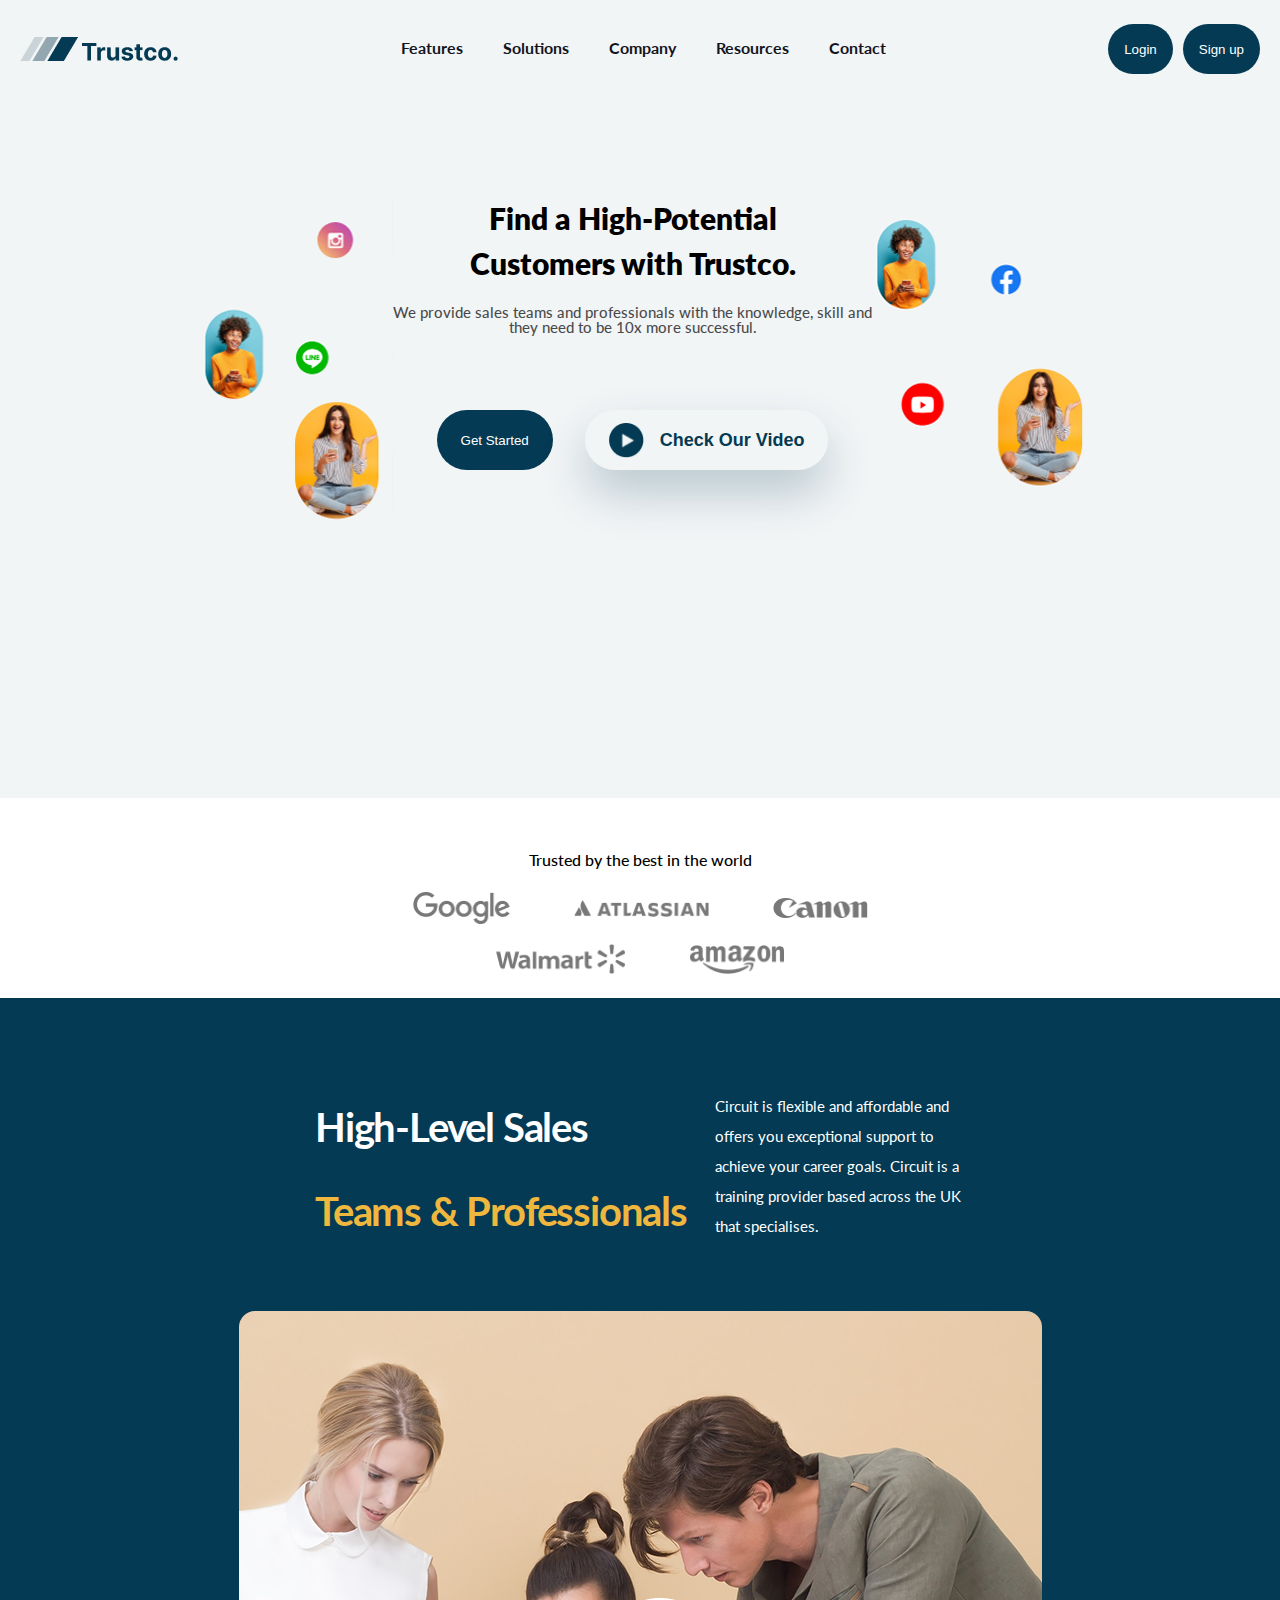
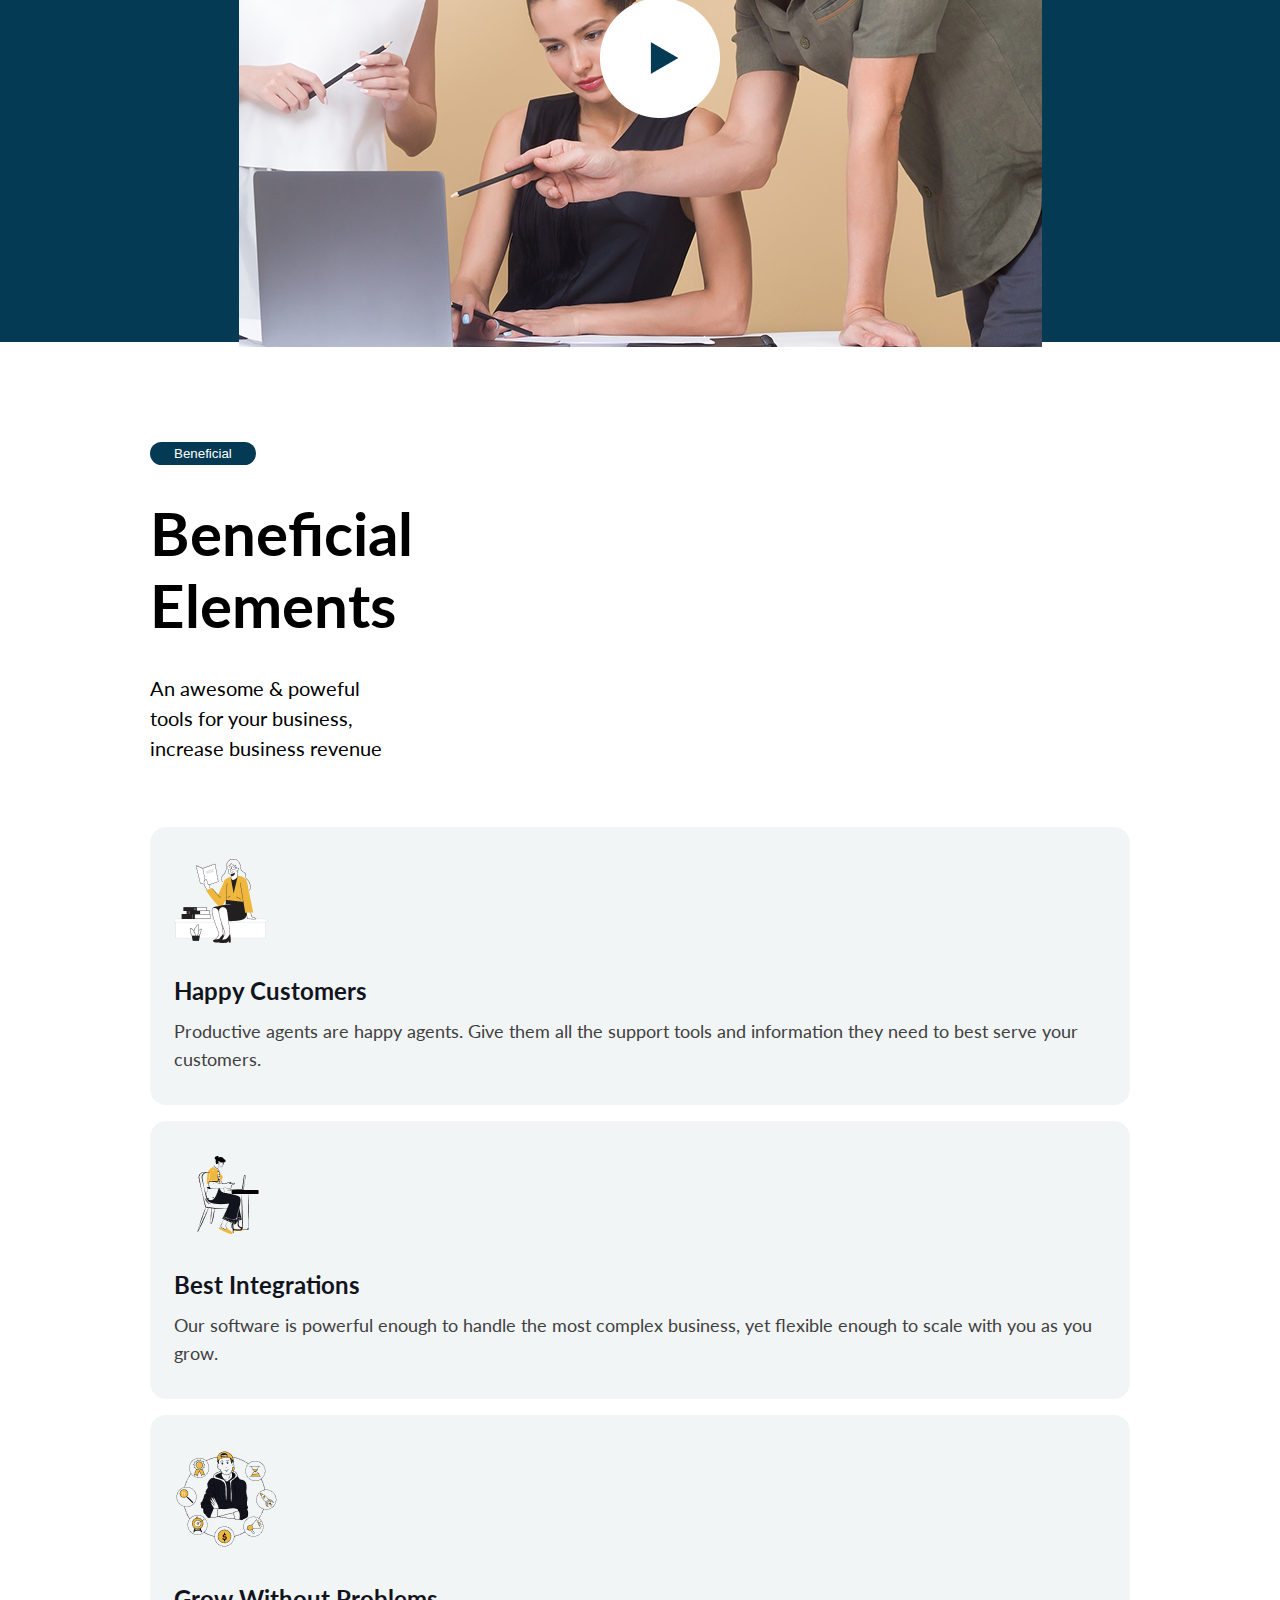
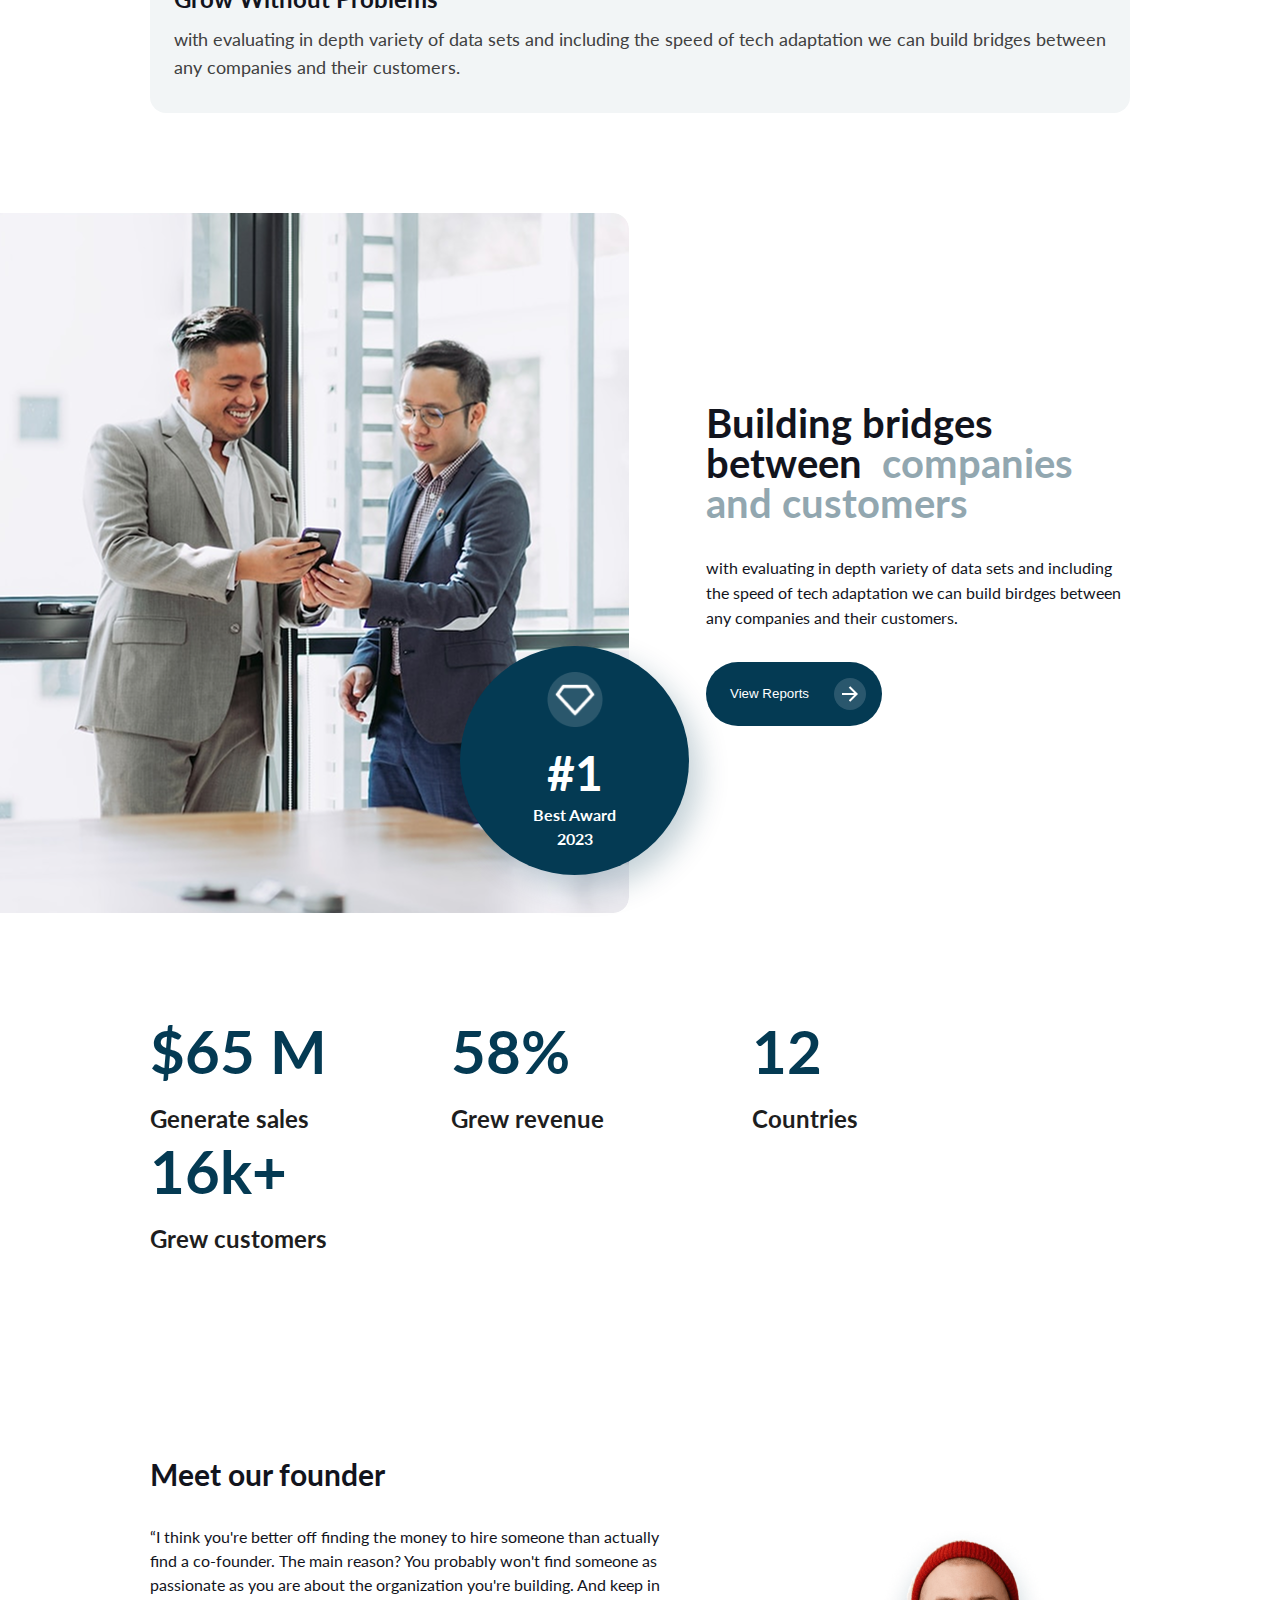
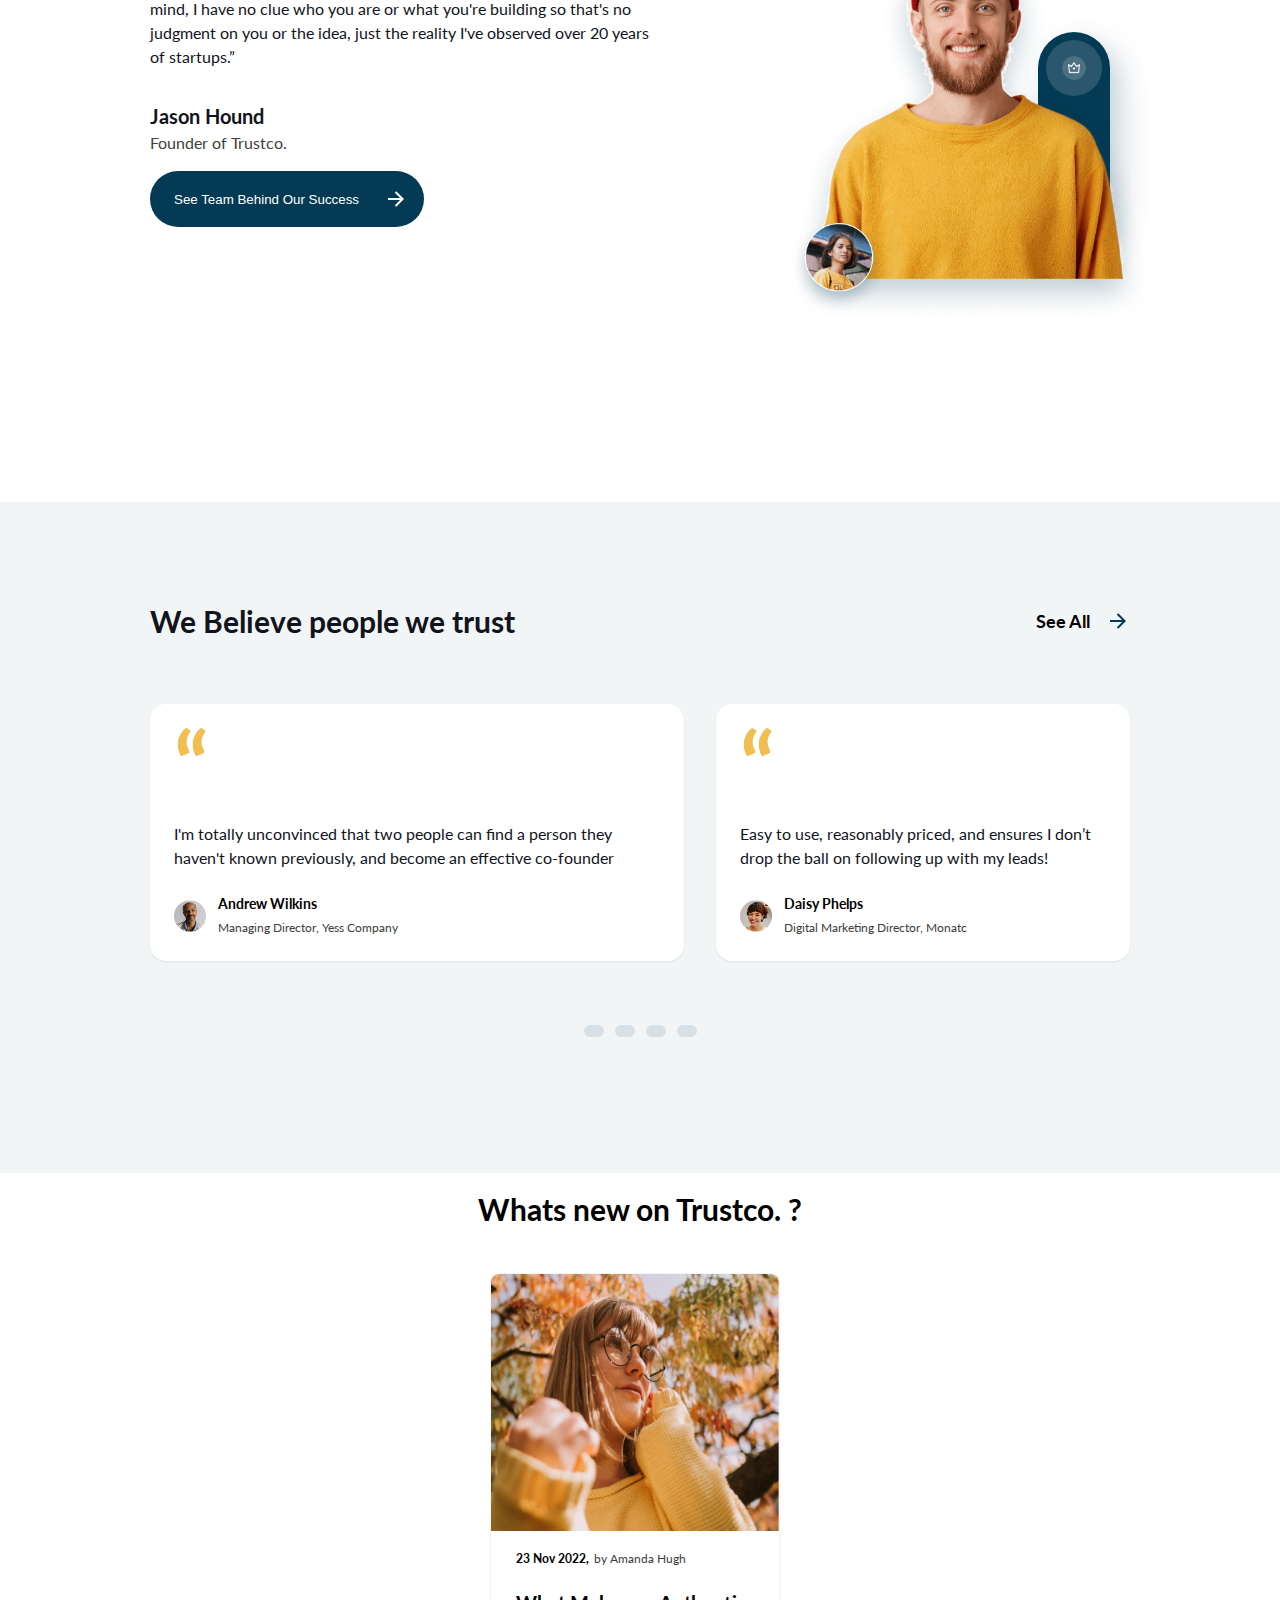
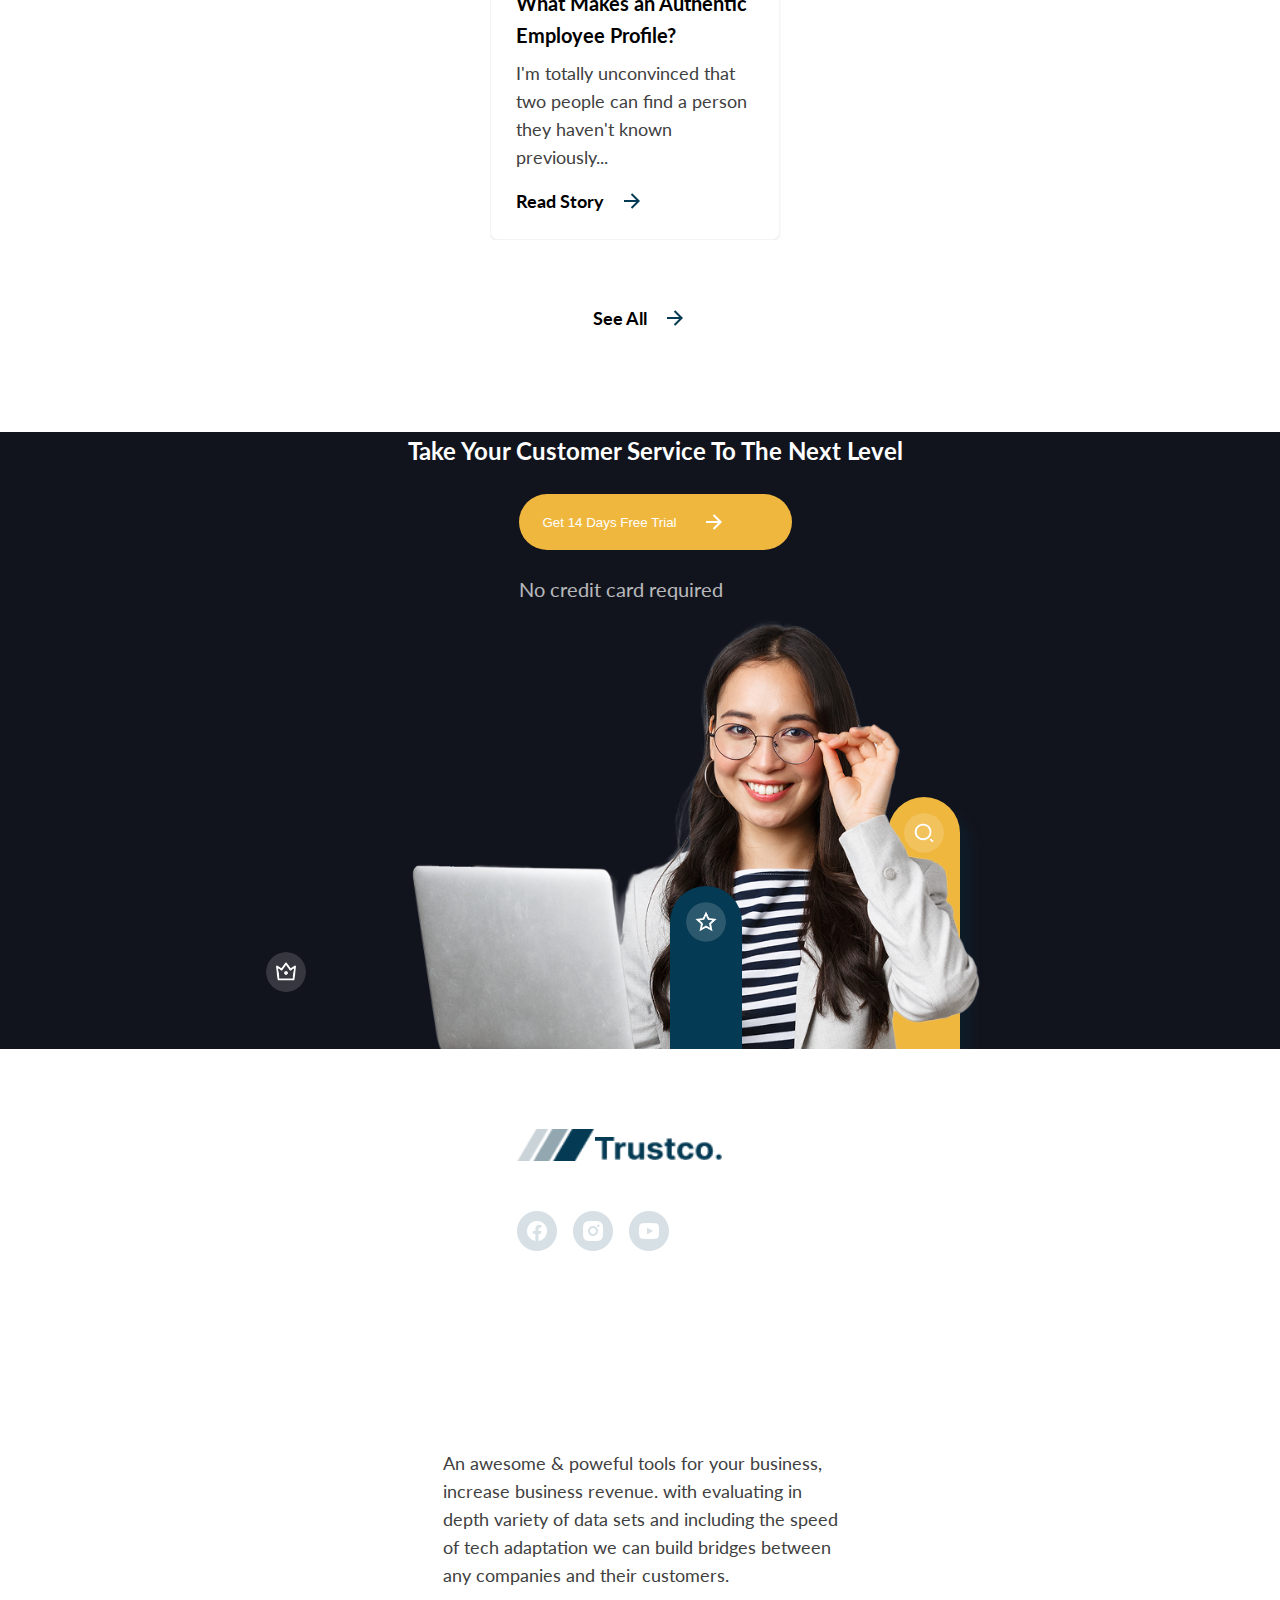
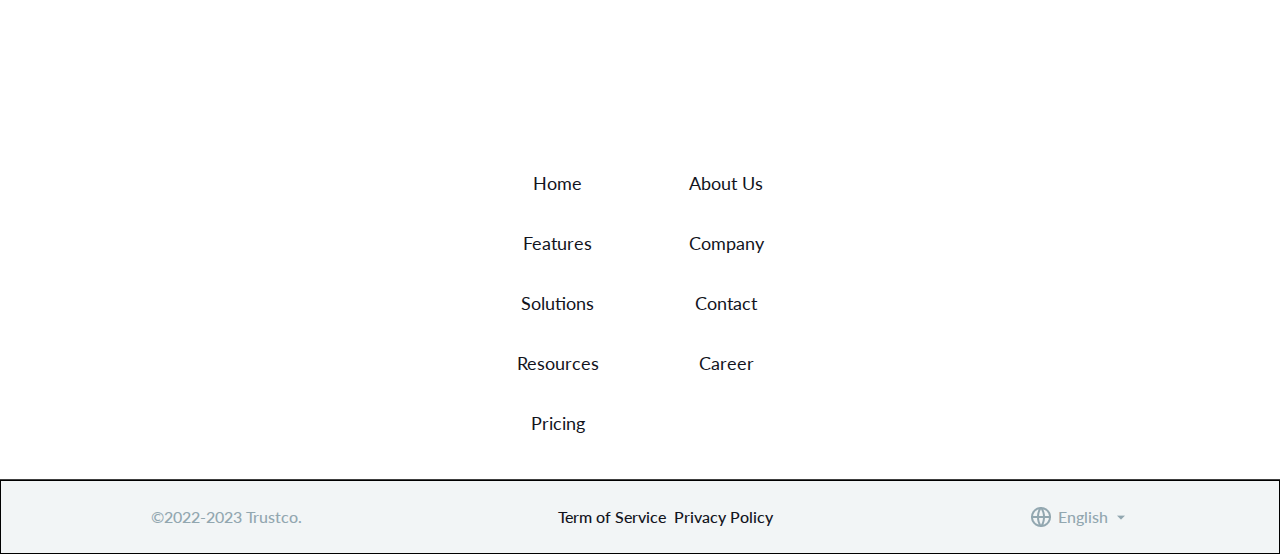
<file: index.html>
<!DOCTYPE html>
<html lang="en">
<head>
    <meta charset="UTF-8">
    <meta name="viewport" content="width=device-width, initial-scale=1.0">
    <link href="https://fonts.googleapis.com/css2?family=Lato:wght@400;700&display=swap" rel="stylesheet">
    <link rel="stylesheet" href="style.css">
    <title>Landing Page</title>
</head>
<body>
<!--this is header-->
<header class="menu_container">
<div class="logo_container">
 <img src="assets/Logo.png" alt="logo"/>
 <img src="assets/Trustco..png" alt="logo"/>

</div>
<ul class="links_container">
 <button onclick="closeMenu()" class="close_btn">close</button>
 <li><a href="#features">Features</a></li>
 <li><a href="#solutions">Solutions</a></li>
 <li><a href="#Company">Company</a></li>
 <li><a href="#Resources">Resources</a></li>
 <li><a href="#contact">Contact</a></li>
</ul>
<div class="buttons_container">
    <button>
        Login
    </button>
    <button>
        Sign up
    </button>
</div>
<img src="assets/Menu.png" alt="menu" class="menu_icon" onclick="showMenu()"/>
</header>
<!--this is main-->
<main>
 <section id="hero">
    <div class="header_text_container">
        <img src="assets/Hero 5.png" alt="hero 5" class="hero_5"/>
        <div class="title_container">
            <div class="text_container">
                <h1 class="title"><span>Find a High-Potential</span> <span>Customers with Trustco.</span></h1>
                <p class="sub_title"><span>We provide sales teams and professionals with the knowledge, skill and</span>
                    <span>they need to be 10x more successful.</span></p>
            </div>
            <div class="btns_container">
                <button>
                    Get Started
                </button>
                <button>
                    <img src="assets/Play1.png" alt="play" id="play_button"/>
                    <span>Check Our Video</span>
                </button>
            </div>
        </div>
        <img src="assets/Hero 6.png" alt="hero 6" class="hero_second"/>
    </div>
 </section>
 <section id="trust_brands">
    <p>Trusted by the best in the world</p>
    <div class="trust_brands_icon_container">
        <div> <img src="assets/Google.png" alt="google"/>
            <img src="assets/Atlassian.png" alt="Atlassian"/>
            <img src="assets/Canon.png" alt="Canon"/></div>
       
        <div><img src="assets/Walmart.png" alt="Walmart"/>
            <img src="assets/Amazon.png" alt="Amazon"/>
        </div>
      
    

    </div>
 </section>
 <section id="video_section">
    <div class="video_header_text_container">
        <p class="title_text"><span>High-Level Sales</span><span>Teams & Professionals</span></p>
        <p class="sub_title_text"><span>Circuit is flexible and affordable and</span>
        <span>offers you exceptional support to</span> 
        <span>achieve your career goals. Circuit is a</span>
        <span> training provider based across the UK that specialises.</span></p>
    </div>
    <div class="video_container">
       
        <img src="assets/BG.png" alt="background_color" class="bg"/>
        <a href="https://www.youtube.com/" target="_blank"><img src="assets/Play.png" alt="play" class="play_video_icon"/></a>
    </div>
 </section>
 <section id="benefits">
    <div class="benefits_title_container">
     <button class="benefit_badge">Beneficial</button>
     <p class="benefit_title_text">Beneficial Elements</p>
     <p class="benefit_subTitle_text"><span>An awesome & poweful</span>
        <span>tools for your business,</span>
        <span>increase business revenue</span>
     </p>
    </div>
    <div class="benefits_card_container">
        <div class="benefit_card">
            <img src="assets/Illust 1.png" class="benefit_img"/>
            <div class="benefit_card_text_container">
                   <h3 class="benefit_title">Happy Customers</h3>
                <p class="benefit_description">
                    Productive agents are happy agents. Give them all the support tools and information they need to best serve your customers.
                </p>
            </div>
         
        </div>
        <div class="benefit_card">
            <img src="assets/Illust 2.png" class="benefit_img"/>
            <div class="benefit_card_text_container">
                   <h3 class="benefit_title">Best Integrations</h3>
                <p class="benefit_description">
                    Our software is powerful enough to handle the most complex business, yet flexible enough to scale with you as you grow.
                </p>
            </div>
         
        </div>
        <div class="benefit_card">
            <img src="assets/Illust 3.png" class="benefit_img"/>
            <div class="benefit_card_text_container">
                   <h3 class="benefit_title">Grow Without Problems</h3>
                <p class="benefit_description">
                    with evaluating in depth variety of data sets and including the speed of tech adaptation we can build bridges between any companies and their customers.
                </p>
            </div>
         
        </div>
        

    </div>
 </section>

 <section id="building_bridges">

    <div class="bridges_left_data_container">
        <img src="assets/bridges.png" alt="bridges" class="bridge_image"/>
        <div class="award_detail_container">
            <img src="assets/bridges_dimond.png" alt="dimaond_icon" class="dimond_icon"/>
            <div class="award_text_container">
                <p>#1</p>
                <p>Best Award 2023</p>
            </div>
        </div>
    </div>
    
    <div class="bridges_right_data_container">
        <p class="bridge_text"><span>Building bridges between &nbsp;</span><span>companies and customers</span></p>
        <p class="bridge_sub_text">with evaluating in depth variety of data sets and including the speed of tech adaptation we can build birdges between any companies and their customers.</p>
        <button class="bridge_action"><span>View Reports</span><img src="assets/arrow-right-line.png" alt="arrow_icon"/></button>
    </div>
 </section>
 <section id="numbers">
    <!--it will be reusable component if we will use es6 map function in js, but for now it is static-->
    <div class="number_container">
        <p class="number_detail">$65 M</p>
        <p class="number_description">Generate sales</p>
    </div>
    <div class="number_container">
        <p class="number_detail">58%</p>
        <p class="number_description">Grew revenue</p>
    </div>
    <div class="number_container">
        <p class="number_detail">12</p>
        <p class="number_description">Countries</p>
    </div>
    <div class="number_container">
        <p class="number_detail">16k+</p>
        <p class="number_description">Grew customers</p>
    </div>
    
 </section>
 <section id="meet_founder">
    <div class="founder_description_container">
        <div class="founder_desc_data_container"> 
            <p class="founder_intro_text">Meet our founder</p>
            <p class="founder_words">“I think you're better off finding the money to hire someone than actually find a co-founder. The main reason? You probably won't find someone as passionate as you are about the organization you're building. And keep in mind, I have no clue who you are or what you're building so that's no judgment on you or the idea, just the reality I've observed over 20 years of startups.”</p>
            <div class="founder_information">
                <p class="founder_name">Jason Hound</p>
                <p class="company_name">Founder of Trustco.</p>
            </div>
        </div>
       
        <button class="founder_action"><span>See Team Behind Our Success</span><img src="assets/arrow-right-line.png" alt="arrow_icon"/></button>
    </div>
    <div class="founder_image_container">
     
     <div class="founder_image">
        <div class="decoration_icon">
            <img src="assets/crown.png" alt="crown" class="crown_img"/>
          </div>
        <img src="assets/Circle Image.png" alt="girl_img" class="girl_image_icon"/>
     </div>
     

    </div>
 </section>
 <section id="testimonials">
    <div class="testimonial_see_all_container">
        <p class="testimonial_title">We Believe people we trust</p>
        <div class="see_all_container">
          <p class="see_all_text">See All</p>
          <img src="assets/arrow-right-line-black.png" alt="right_arrow" class="black_arrow"/>
        </div>
    </div>
    <div class="testimonial_image_container" title="keep press mouse and scroll right">
        <div class="card">
            <span class="quote_66">“</span>
            <p class="feedback">I'm totally unconvinced that two people can find a person they haven't known previously, and become an effective co-founder</p>
            <div class="testimonial_profile">
              <img src="assets/testimonial_one.png" alt="one_testimonial" class="avatar"/>
              <div class="profile_information">
                <p class="profile_name">Andrew Wilkins</p>
                <p class="profession">Managing Director, Yess Company</p>
              </div>
            </div>
        </div>
        <div class="card">
            <span class="quote_66">“</span>
            <p class="feedback">Easy to use, reasonably priced, and ensures I don’t drop the ball on following up with my leads!</p>
            <div class="testimonial_profile">
              <img src="assets/testimonial_two.png" alt="two_testimonial" class="avatar"/>
              <div class="profile_information">
                <p class="profile_name">Daisy Phelps</p>
                <p class="profession">Digital Marketing Director, Monatc</p>
              </div>
            </div>
        </div>
    </div>
    <div class="testimonial_dot_container">
        <span class="dot"></span>
        <span class="dot"></span>
        <span class="dot"></span>
        <span class="dot"></span>
    </div>
 </section>

 <section id="blogs">
    <div class="blog_trustco_container">
        <p class="blog_title">Whats new on Trustco. ?</p>
        <div class="blog_see_all_container">
          <p class="see_all_text">See All</p>
          <img src="assets/arrow-right-line-black.png" alt="right_arrow" class="black_arrow"/>
        </div>
    </div>
    <div class="blog_card_container" title="keep holding cursor on container and scroll right">
        <div class="blog_card">
            <img src="assets/blog_one.png" alt="blog_pic" class="blog_image"/>
            <div class="card_information">
                <div class="date_info">
                    <p class="date">23 Nov 2022,</p>
                    <p class="by_name"> by Amanda Hugh</p>
                </div>
                <div class="question_and_answer_info">
                    <p class="card_question">What Makes an Authentic Employee Profile?</p>
                    <p class="card_answer">I'm totally unconvinced that two people can find a person they haven't known previously...</p>
                </div>
                <div class="card_read_all_container">
                    <p class="read_all_text">Read Story</p>
                    <img src="assets/arrow-right-line-black.png" alt="right_arrow" class="black_arrow"/>
                </div>
            </div>
        </div>
        <div class="blog_card">
            <img src="assets/blog_two.png" alt="blog_pic" class="blog_image" />
            <div class="card_information">
                <div class="date_info">
                    <p class="date">15 Nov 2022,</p>
                    <p class="by_name"> by Sofia Kent</p>
                </div>
                <div class="question_and_answer_info">
                    <p class="card_question">Why Does It Matter to be Authentic Employee?</p>
                    <p class="card_answer">I'm totally unconvinced that two people can find a person they haven't known previously...</p>
                </div>
                <div class="card_read_all_container">
                    <p class="read_all_text">Read Story</p>
                    <img src="assets/arrow-right-line-black.png" alt="right_arrow" class="black_arrow"/>
                </div>
            </div>
        </div>
        <div class="blog_card">
            <img src="assets/blog_three.png" alt="blog_pic" class="blog_image" />
            <div class="card_information">
                <div class="date_info">
                    <p class="date">23 Sep 2022,</p>
                    <p class="by_name">by Jason Bone</p>
                </div>
                <div class="question_and_answer_info">
                    <p class="card_question">What Makes an Authentic Employee Profile?</p>
                    <p class="card_answer">I'm totally unconvinced that two people can find a person they haven't known previously...</p>
                </div>
                <div class="card_read_all_container">
                    <p class="read_all_text">Read Story</p>
                    <img src="assets/arrow-right-line-black.png" alt="right_arrow" class="black_arrow"/>
                </div>
            </div>
        </div>
    </div>
 </section>
 <section id="cta_banner">
    <div class="cta_text_banner_container">
        <p class="customer_slogan">Take your customer service to the next level</p>
        <div class="cta_free_trial_container">
            <button class="cta_banner_action"><span>Get 14 Days Free Trial</span><img src="assets/arrow-right-line.png" alt="arrow_icon"/></button>
            <p class="no_credit_card_text">No credit card required</p>
        </div>
    </div>
    <div class="cta_image_container">
        <div class="crown_icon">
            <img src="assets/crown.png" class="cta_crown"/>
        </div>
        
        <img src="assets/cta_girl.png" alt="banner_girl" class="banner_girl"/>
        <div class="star_icon">
            <img src="assets/STAR.png" alt="star" class="star_img"/>
          </div>
        <div class="search_icon">
            <img src="assets/search.png" alt="search" class="search_img"/>
          </div>
    </div>
    
 </section>
</main>
<!--this is footer-->
<footer>
<section  id="footer_menu_links">
    <div class="trustco_social_link_container">
         <div class="trustco_icon_container">
            <img src="assets/Logo.png" alt="logo" class="footer_logo"/>
             <img src="assets/Trustco..png" alt="trustco_icon" class="footer_trustco_icon"/>
         </div>
       
        <div class="social_media_links">
            <img src="assets/fb.png" alt="facebook" class="social_link"/>
            <img src="assets/Ins.png" alt="instagram" class="social_link"/>
            <img src="assets/Yt.png" alt="youtube" class="social_link"/>
        </div>
    </div>
    <div class="footer_description">
        <p>An awesome & poweful tools for your business, increase business revenue. with evaluating in depth variety of data sets and including the speed of tech adaptation we can build bridges between any companies and their customers.</p>
    </div>
    <div class="menu_list_container"> <ul class="menu_list_footer">
        <li><a href="index.html">Home</a></li>
        <li><a href="#feature">Features</a></li>
        <li><a href="#solution">Solutions</a></li>
        <li><a href="resources">Resources</a></li>
        <li><a href="pricing">Pricing</a></li>
    </ul>
    <ul class="menu_list_footer">
        <li><a href="#about_us">About Us</a></li>
        <li><a href="#company">Company</a></li>
        <li><a href="contact.html" target="_blank">Contact</a></li>
        <li><a href="#career">Career</a></li>
    </ul>
</div>
   

</section>

<section id="site_credit">
    <p class="copyright">©2022-2023 Trustco.</p>
    <p class="term_service"><span><a href="#term">Term of Service</a></span><span><a href="#policy">Privacy Policy</a></span>
    </p>
    <div class="language_info">
        <img src="assets/global-line.png" alt="global" class="global"/>
        <p class="lang">English</p>
        <img src="assets/arrow-down-s-fill.png" alt="down_arrow" class="down_arrow"/>
    </div>
</section>
</footer>
    
</body>
<script>
 let links=document.querySelector(".links_container");
 let button_links=document.querySelector(".buttons_container");
 let isCloseButton=false;
 
 

 function showMenu(){
    
    links.style.visibility="visible";
    links.style.width="20rem";
    button_links.style.visibility="visible";
    button_links.style.width="max-content";
    
   


 }
 function closeMenu(){
    links.style.visibility="hidden";
    links.style.width="0rem";
    button_links.style.visibility="hidden";
    button_links.style.width="0rem";
    isCloseButton=true;
   

 }

 window.addEventListener("resize",()=>{
    let innerWidth=Math.floor(window.innerWidth);
    if(innerWidth<=995 && isCloseButton===false && links.style.visibility==="visible"){
        links.style.visibility="hidden";
        links.style.zIndex="1000";
    links.style.width="0rem";
    
    button_links.style.visibility="hidden";
    button_links.style.width="0rem";
    button_links.style.zIndex="1000";
    
    
   
    }
    if(innerWidth>995 && isCloseButton===false){
        links.style.visibility="visible";
    links.style.width="auto";
    button_links.style.visibility="visible";
    button_links.style.width="auto";
    
   
    }
    if(innerWidth>995 && isCloseButton===true){
        links.style.visibility="visible";
    links.style.width="auto";
    button_links.style.visibility="visible";
    button_links.style.width="auto";
    isCloseButton=false;
   
    
    }
    
   
   
    

 })

</script>
</html>
</file>
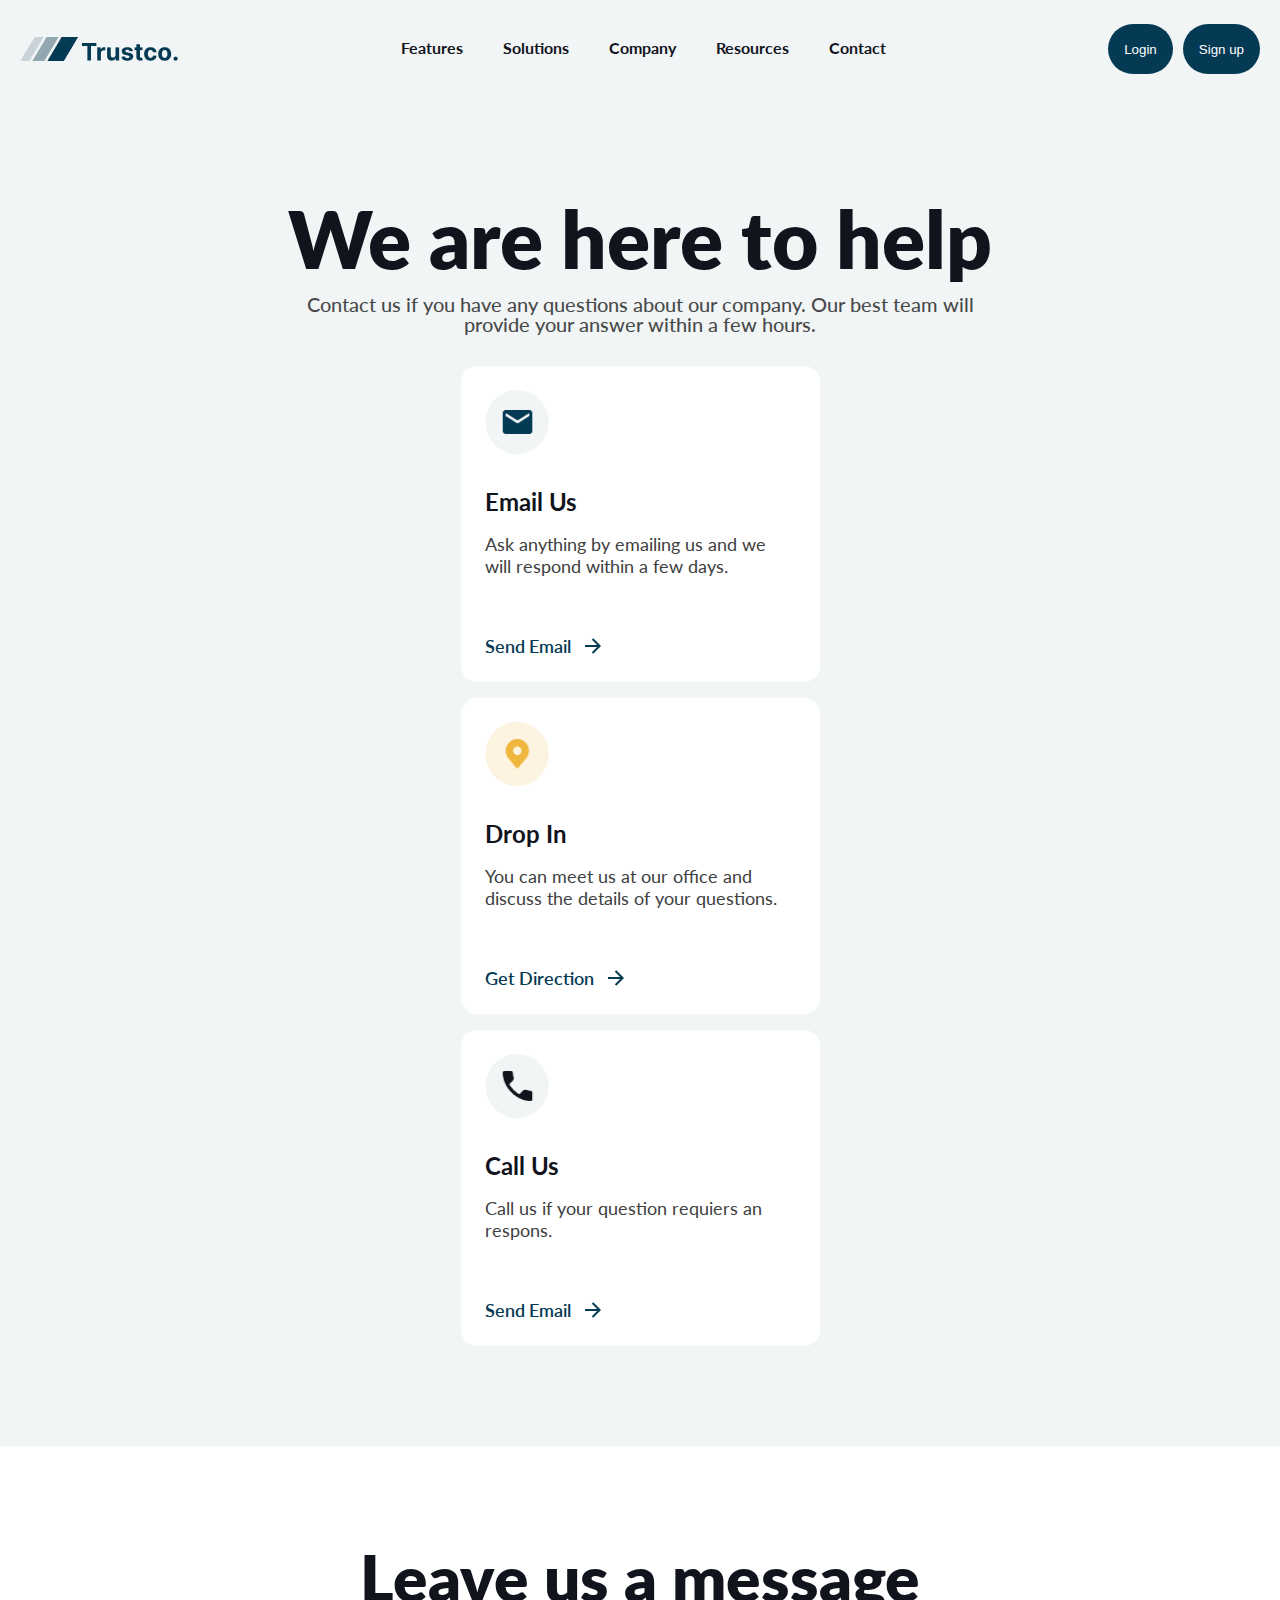
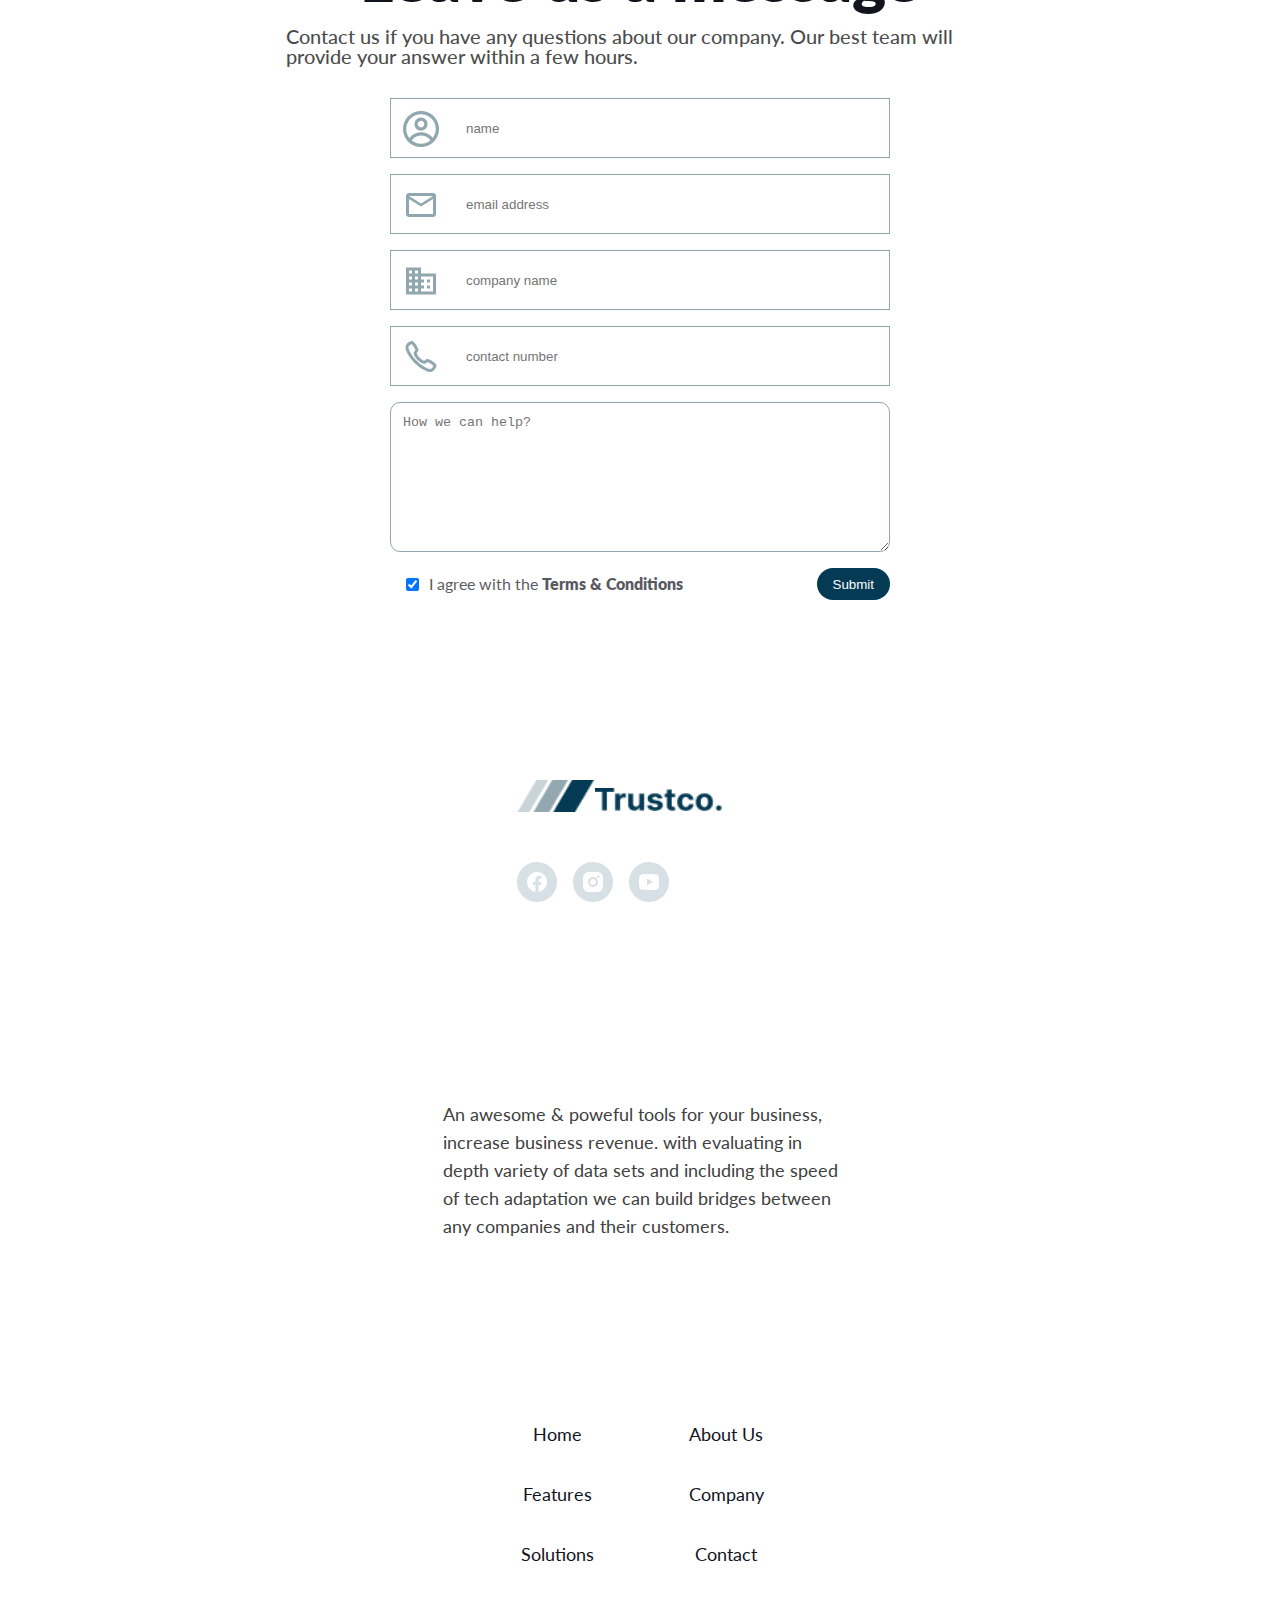
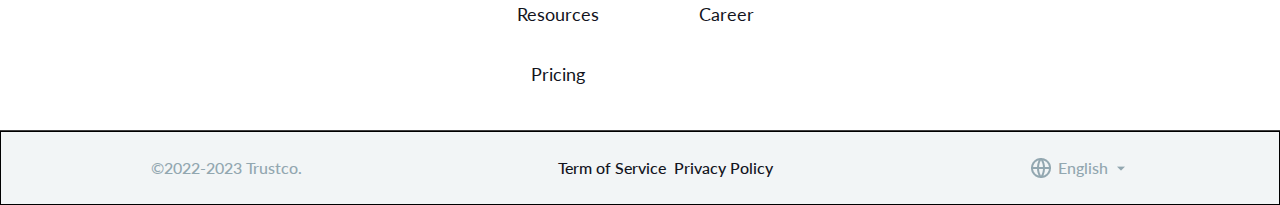
<file: contact.html>
<!DOCTYPE html>
<html lang="en">
<head>
    <meta charset="UTF-8">
    <meta name="viewport" content="width=device-width, initial-scale=1.0">
    <link href="https://fonts.googleapis.com/css2?family=Lato:wght@400;700&display=swap" rel="stylesheet">
    <link rel="stylesheet" href="style.css">

    <title>Contact</title>
</head>
<body>
    <header class="menu_container">
        <div class="logo_container">
         <img src="assets/Logo.png" alt="logo"/>
         <img src="assets/Trustco..png" alt="logo"/>
        
        </div>
        <ul class="links_container">
         <button onclick="closeMenu()" class="close_btn">close</button>
         <li><a href="#features">Features</a></li>
         <li><a href="#solutions">Solutions</a></li>
         <li><a href="#Company">Company</a></li>
         <li><a href="#Resources">Resources</a></li>
         <li><a href="#contact">Contact</a></li>
        </ul>
        <div class="buttons_container">
            <button>
                Login
            </button>
            <button>
                Sign up
            </button>
        </div>
        <img src="assets/Menu.png" alt="menu" class="menu_icon" onclick="showMenu()"/>
    </header>
        <main>
        <section id="help_section">
          <div class="help_container">
            <div class="help_title_info">
                <h2 class="help_title">We are here to help</h2>
                <p class="help_subTitle">Contact us if you have any questions about our company. Our best team will
                    provide your answer within a few hours.</p>
            </div>

            <div class="help_card_container">
                <div class="help_card">
                    <img src="assets/Email.png" alt="email" class="help_way" />
                    <div class="help_card_info">
                        <div class="help_card_description">
                            <p class="help_ways_title">Email Us</p>
                            <p class="help_ways_description">Ask anything by emailing us and we will
                                respond within a few days.</p>
                        </div>
                        <div class="action_container">
                            <p class="action_text">Send Email</p>
                            <img src="assets/arrow-right-line-black.png" alt="right_arrow" class="black_arrow"/>
                        </div>
                    </div>
                </div>
                <div class="help_card">
                    <img src="assets/Location.png" alt="Location" class="help_way" />
                    <div class="help_card_info">
                        <div class="help_card_description">
                            <p class="help_ways_title">Drop In</p>
                            <p class="help_ways_description">You can meet us at our office and
                                discuss the details of your questions.</p>
                        </div>
                        <div class="action_container">
                            <p class="action_text">Get Direction</p>
                            <img src="assets/arrow-right-line-black.png" alt="right_arrow" class="black_arrow"/>
                        </div>
                    </div>
                </div>
                <div class="help_card">
                    <img src="assets/Call.png" alt="Call" class="help_way"/>
                    <div class="help_card_info">
                        <div class="help_card_description">
                            <p class="help_ways_title">Call Us</p>
                            <p class="help_ways_description">Call us if your question requiers an
                                respons.</p>
                        </div>
                        <div class="action_container">
                            <p class="action_text">Send Email</p>
                            <img src="assets/arrow-right-line-black.png" alt="right_arrow" class="black_arrow"/>
                        </div>
                    </div>
                </div>
          </div>
        </section>

        
        <section id="form_section">
          <div class="form_container">
            <div class="form_title_container">
               <h2 class="form_title">Leave us a message</h2>
               <p class="form_sub_title">Contact us if you have any questions about our company. Our best team will
                provide your answer within a few hours.</p>
            </div>
            <form class="form_data_container" onsubmit="someAction()">
                <div class="field_holder">
                    <img src="assets/formAsset/Group.png" alt="group"/>
                   <input type="text" placeholder="name" name="name">
                </div>
              <div class="field_holder">
                <img src="assets/formAsset/material-symbols_mail-outline.png" alt="mail"/>
                <input type="text" placeholder="email address" name="email">
              </div>
              <div class="field_holder">
                <img src="assets/formAsset/mdi_company.png" alt="company"/>
                <input type="text" placeholder="company name" name="company_name">
              </div>
              <div class="field_holder">
                <img src="assets/formAsset/ion_call-outline.png" alt="call" />
                <input type="text" placeholder="contact number" name="number">
              </div>
              <textarea placeholder="How we can help?" name="message" class="message_field"></textarea>
              <div class="submit_info_container">
                <div class="checkbox_container">
                    <input type="checkbox" name="checkbox" class="form_checkbox" checked>
                    <p class="agree_info">I agree with the <span>Terms & Conditions</span></p>
                </div>
                <button type="submit">Submit</button>
              </div>
             
            </form>
          </div>
        </section>
        </main>
        <footer>
            <section  id="footer_menu_links">
                <div class="trustco_social_link_container">
                     <div class="trustco_icon_container">
                        <img src="assets/Logo.png" alt="logo" class="footer_logo"/>
                         <img src="assets/Trustco..png" alt="trustco_icon" class="footer_trustco_icon"/>
                     </div>
                   
                    <div class="social_media_links">
                        <img src="assets/fb.png" alt="facebook" class="social_link"/>
                        <img src="assets/Ins.png" alt="instagram" class="social_link"/>
                        <img src="assets/Yt.png" alt="youtube" class="social_link"/>
                    </div>
                </div>
                <div class="footer_description">
                    <p>An awesome & poweful tools for your business, increase business revenue. with evaluating in depth variety of data sets and including the speed of tech adaptation we can build bridges between any companies and their customers.</p>
                </div>
                <div class="menu_list_container"> <ul class="menu_list_footer">
                    <li><a href="index.html">Home</a></li>
                    <li><a href="#feature">Features</a></li>
                    <li><a href="#solution">Solutions</a></li>
                    <li><a href="resources">Resources</a></li>
                    <li><a href="pricing">Pricing</a></li>
                </ul>
                <ul class="menu_list_footer">
                    <li><a href="#about_us">About Us</a></li>
                    <li><a href="#company">Company</a></li>
                    <li><a href="contact.html" target="_blank">Contact</a></li>
                    <li><a href="#career">Career</a></li>
                </ul>
            </div>
               
            
            </section>
            
            <section id="site_credit">
                <p class="copyright">©2022-2023 Trustco.</p>
                <p class="term_service"><span><a href="#term">Term of Service</a></span><span><a href="#policy">Privacy Policy</a></span>
                </p>
                <div class="language_info">
                    <img src="assets/global-line.png" alt="global" class="global"/>
                    <p class="lang">English</p>
                    <img src="assets/arrow-down-s-fill.png" alt="down_arrow" class="down_arrow"/>
                </div>
            </section>
         </footer>
    
</body>
<script>
let links=document.querySelector(".links_container");
let button_links=document.querySelector(".buttons_container");
let isCloseButton=false;



function showMenu(){
   
   links.style.visibility="visible";
   links.style.width="20rem";
   button_links.style.visibility="visible";
   button_links.style.width="max-content";
   
  


}
function closeMenu(){
   links.style.visibility="hidden";
   links.style.width="0rem";
   button_links.style.visibility="hidden";
   button_links.style.width="0rem";
   isCloseButton=true;
  

}

window.addEventListener("resize",()=>{
   let innerWidth=Math.floor(window.innerWidth);
   if(innerWidth<=995 && isCloseButton===false && links.style.visibility==="visible"){
       links.style.visibility="hidden";
       links.style.zIndex="1000";
   links.style.width="0rem";
   
   button_links.style.visibility="hidden";
   button_links.style.width="0rem";
   button_links.style.zIndex="1000";
   
   
  
   }
   if(innerWidth>995 && isCloseButton===false){
       links.style.visibility="visible";
   links.style.width="auto";
   button_links.style.visibility="visible";
   button_links.style.width="auto";
   
  
   }
   if(innerWidth>995 && isCloseButton===true){
       links.style.visibility="visible";
   links.style.width="auto";
   button_links.style.visibility="visible";
   button_links.style.width="auto";
   isCloseButton=false;
  
   
   }
   
  
  
   

})

</script>
</html>
</file>
<file: style.css>
*{
    padding: 0;
    margin: 0;
    box-sizing: border-box;
}
:root{
    --font-family: 'Lato', sans-serif;
 --cilety-color:#F2F5F6;
 --dark-blue-color:#043A53;
 --white-color:#FFFFFF;
 --dark-text-cilety-color:#12141D;
 --light-text-cilety-color:#404040;
 --primary-color: #3498db;
  --secondary-color: #2ecc71; 
  --accent-color: #e74c3c; 
}
html {
    font-size: 10px;
}
body {
    font-family: var(--font-family);
  }
  a {
    cursor: pointer;
    text-decoration: none;
    color: var(--dark-text-cilety-color); /* Optional: Set your preferred link color */
    transition: color 0.3s ease; /* Smooth transition for hover effect */
}

a:hover {
    color: var(--dark-blue-color);
   
}
button{
    cursor: pointer;
    border: none;
    color: var(--white-color);
    background-color: var(--dark-blue-color);
    border-radius: 4.2rem;
    transition:  color 0.3s ease; 
}
button:hover{
    color: var(--dark-blue-color);
    background-color: var(--white-color);
}
.menu_container{
    height: 9.8rem;
    background-color: var(--cilety-color);
    display: flex;
    justify-content: space-between;
    align-items: center;
    padding: 2.4rem 2rem 2.4rem 2rem;
}
.menu_container .menu_icon{
    display: none;
}

.menu_container .logo_container{
    height: 2.4rem;
    width: 15.8rem;
}

.menu_container .links_container{
    height: 1.9rem;
    display: flex;
    gap:4rem;
    list-style-type: none;
}
.menu_container .links_container button{
    display: none;
}
.menu_container .links_container li{
    font-size: 1.6rem;
    line-height: 100%;
    font-weight: 700;
}
.menu_container .buttons_container{
    height: 5rem;
     
    display: flex;
    gap: 1rem;
}
.menu_container .buttons_container button{
    padding: 0.8rem 1.6rem 0.8rem 1.6rem;
}
main #hero{
    height: 70rem;
    background-color: var(--cilety-color);
    padding: 10rem 12rem 10rem 12rem;
    display: flex;
   justify-content: center;
   
}
main #hero .header_text_container{
    height: 34rem;
    display: flex;
    
}
main #hero .header_text_container .hero_5{
    width: 19.7rem;
    height: 34rem;
}
main #hero .header_text_container .hero_second{
    width: 21.2rem;
    height: 34rem;
}
main #hero .header_text_container .title_container{
    height: 27.9rem;
    display: flex;
    flex-direction: column;
    gap: 3.2rem;
}
main #hero .header_text_container .title_container .text_container{
    height: 18rem;
    display: flex;
    flex-direction: column;
    gap: 1.6rem;
}
main #hero .header_text_container .title_container .text_container .title{
    height: 10.6rem;
    font-weight: 800;
    font-size: 6.4rem;
    line-height: 4rem;
    display: flex;
    flex-direction: column;
    gap: 3.6rem;
    text-align: center;
    
}
main #hero .header_text_container .title_container .text_container .sub_title{
    height: 4.8rem;
    opacity: 70%;
    font-size: 2rem;
    font-weight: 500;
    line-height: 100%;
    text-align: center;
    display: flex;
    flex-direction: column;
 
}
main #hero .header_text_container .title_container .btns_container{
    display: flex;
    gap:3.2rem;
    height: 6.7rem;
    justify-content: center;
}
main #hero .header_text_container .title_container .btns_container button:nth-child(1){
   border-radius: 5.5rem;
   height: 6rem;
   padding: 1.6rem 2.4rem 1.6rem 2.4rem;
   
}
main #hero .header_text_container .title_container .btns_container button:nth-child(2){
    border-radius: 5.5rem;
    height: 6rem;
    padding: 1.6rem 2.4rem 1.6rem 2.4rem;
    display: flex;
    gap: 1.6rem;
    box-shadow: 0px 23px 47px 0px #043A533D;
    background-color: unset;
    align-items: center;


    
 }
 main #hero .header_text_container .title_container .btns_container button:nth-child(2):hover{
    background-color: unset;
 }
 main #hero .header_text_container .title_container .btns_container button:nth-child(2) #play_button{
    height: 3.5rem;
    width: 3.5rem;
 }
 main #hero .header_text_container .title_container .btns_container button:nth-child(2) span{
    height: 2.8rem;
    font-size: 1.8rem;
    font-weight: 700;
    line-height: 2.8rem;
    text-align: right;
    color: var(--dark-blue-color);
    
 }

 #trust_brands{
    height: 13.2rem;
    padding: 5rem 15rem 5rem 15rem;
    display: flex;
    gap: 6.4rem;
    align-items: center;
 }
 #trust_brands p{
    font-weight: 500;
    color: #000000;
    font-size: 1.6rem;
    line-height: 2.4rem;
 }
 #trust_brands .trust_brands_icon_container{
    display: flex;
    gap: 6.4rem;
    align-items: center;
 }
 #trust_brands .trust_brands_icon_container div:nth-of-type(1),
 #trust_brands .trust_brands_icon_container div:nth-of-type(2){
    display: flex;
    gap: 6.4rem;
    align-items: center;
 }
 #trust_brands .trust_brands_icon_container div:nth-of-type(1) img:nth-of-type(1){
    width: 9.7rem;
height: 3.2rem;

 }
 #trust_brands .trust_brands_icon_container div:nth-of-type(1) img:nth-of-type(2){
    width: 13.5rem;
height: 1.7rem;

 }
 #trust_brands .trust_brands_icon_container div:nth-of-type(1) img:nth-of-type(3){
    width: 9.5rem;
height: 2rem;

 }
 #trust_brands .trust_brands_icon_container div:nth-of-type(2) img:nth-of-type(1){
    width:12.9rem;
height: 3rem;

 }
 #trust_brands .trust_brands_icon_container div:nth-of-type(2) img:nth-of-type(2){
    width: 9.5rem;
height: 2.9rem;

 }

 #video_section{
    height: 94.4rem;
    display: flex;
    padding: 10rem 15rem 0rem 15rem;
    flex-direction: column;
    justify-content: center;
    align-items: center;
    gap: 6.4rem;
    background-color:var(--dark-blue-color);
    
 }

 #video_section .video_header_text_container{
    display: flex;
justify-content: space-between;



 }
 #video_section .video_header_text_container .title_text{
    width: 58.8rem;
    display: flex;
    flex-direction: column;
    gap: 1.2rem;
    font-size: 6rem;
    font-style: normal;
    font-weight: 700;
    line-height: 7.2rem;
    letter-spacing: -0.12rem;

 }
 #video_section .video_header_text_container .title_text span:first-child{
    color: var(--white-color); 
    
 }
 #video_section .video_header_text_container .title_text span:last-child{
    color:  #F0B73F;
    
 }
 #video_section .video_header_text_container .sub_title_text{
   width: 43.2rem;
   color: var(--white-color);
   font-family: Lato;
   font-size: 2rem;
   font-style: normal;
   font-weight: 400;
   line-height: 3rem;
   display: flex;
   flex-direction: column;
 }

 #video_section .video_container{
    position: relative;
    border-top-left-radius: 1.6rem;
    border-top-right-radius: 1.6rem;
 }
 #video_section .video_container .bg{
    height: 63.6rem;
    width: 110.3rem;
    border-top-left-radius: 1.6rem;
    border-top-right-radius: 1.6rem;
    
    
 }
 #video_section .video_container .play_video_icon{
    position: absolute;
    top:45%;
    left:45%;
    right: 50%;
    bottom: 50%;
    z-index: 200;
    width: 12rem;
    height: 12rem;
 }

 #benefits{
    display: flex;
    gap: 6.4rem;
    padding: 10rem 15rem 10rem 15rem;
    background-color: var(--white-color);
 }
 #benefits .benefits_title_container{
    display: flex;
    flex-direction: column;
    gap:3.2rem;
    align-items:flex-start;
    width: 25.6rem;
 }
 #benefits .benefits_title_container .benefit_badge{
    border-radius: 10rem;
    display: flex;
    gap: 1rem;
    padding: 0.4rem 2.4rem 0.4rem 2.4rem;

 }
 #benefits .benefits_title_container .benefit_title_text{
   width: 100%;
   font-size: 6rem;
   font-weight:700 ;
   line-height: 7.2rem;
   letter-spacing: -2%;

 }
 #benefits .benefits_title_container .benefit_subTitle_text{
    width: 100%;
    font-weight: 400;
    font-size: 2rem;
    line-height: 3rem;

 }
 #benefits .benefits_card_container{
    display: flex;
    gap: 1.6rem;
 }
 #benefits .benefits_card_container .benefit_card{
    display: flex;
    flex-direction: column;
    gap: 3.2rem;
    border-radius: 1.6rem;
    align-items: flex-start;
    background-color: var(--cilety-color);
    padding:3.2rem 2.4rem 3.2rem 2.4rem;

 }
 #benefits .benefits_card_container .benefit_card .benefit_card_text_container{
    display: flex;
    flex-direction: column;
    gap: 1rem;
 }
 #benefits .benefits_card_container .benefit_card .benefit_card_text_container .benefit_title{
    font-weight: 700;
    font-size: 2.4rem;
    line-height: 3.2rem;
    color:var(--dark-text-cilety-color);

 }
 #benefits .benefits_card_container .benefit_card .benefit_card_text_container .benefit_description{
    font-weight: 400;
    font-size: 1.8rem;
    line-height: 2.8rem;
    color: #404040;
 }
#building_bridges{
    height: 70rem;
    padding-right: 15rem;
    display: flex;
    gap: 7.7rem;
    background-color: var(--white-color);
}
#building_bridges .bridges_left_data_container{
    position: relative;
    
}
#building_bridges .bridges_left_data_container .bridge_image{
    width: 62.9rem;
    border-top-right-radius: 1.6rem;
    border-bottom-right-radius: 1.6rem;
}

#building_bridges .bridges_left_data_container .award_detail_container{
    width: 22.9rem;
    height: 22.9rem;
    position: absolute;
    bottom: 4rem;
    right: -6rem;
    border-radius: 100rem;
    border: 0.4rem;
    padding: 2.6rem 5.6rem 2.6rem 5.6rem;
    display: flex;
    flex-direction: column;
    align-items: center;
    gap: 1.6rem;
    background-color: var(--dark-blue-color);
    color: var(--white-color);
    box-shadow: 1rem 1.3rem 3rem 0rem #043A533D;

}
#building_bridges .bridges_left_data_container .award_detail_container .dimond_icon{
    width: 5.6rem;
    height: 5.6rem;

    
}
#building_bridges .bridges_left_data_container .award_detail_container .award_text_container{
    display: flex;
    flex-direction: column;
}
#building_bridges .bridges_left_data_container .award_detail_container .award_text_container p:first-child{
   color: var(--white-color);
   font-size: 4.8rem;
   line-height: 6rem;
   font-weight: 700;
   letter-spacing: -2%;
   text-align: center;
}
#building_bridges .bridges_left_data_container .award_detail_container .award_text_container p:last-child{
    color: var(--white-color);
    font-size: 1.6rem;
    line-height: 2.4rem;
    font-weight: 700;
    text-align: center;
 }
 #building_bridges .bridges_right_data_container{
    display: flex;
    flex-direction: column;
    gap:3.2rem;
    align-items: flex-start;
    justify-content: center;

 }
 #building_bridges .bridges_right_data_container .bridge_text{
    font-weight: 700;
    font-size: 6rem;
    line-height: 7.2rem;
    letter-spacing: -2%;
 }
 #building_bridges .bridges_right_data_container .bridge_text span:first-child{
    color: var(--dark-text-cilety-color);
 }
 #building_bridges .bridges_right_data_container .bridge_text span:last-child{
    color: #92A7B0;
 }
 #building_bridges .bridges_right_data_container .bridge_sub_text{
    font-weight: 400;
    font-size: 2rem;
    line-height: 3rem;
    color: var(--dark-text-cilety-color);
 }
 #building_bridges .bridges_right_data_container .bridge_action{
    border-radius: 5.5rem;
    padding: 1.6rem 1.6rem 1.6rem 2.4rem;
    display: flex;
    justify-content: center;
    align-items: center;
    gap:2.5rem;
 }
 #building_bridges .bridges_right_data_container .bridge_action span{
    display: flex;
    gap: 0.9rem;
 }
 #building_bridges .bridges_right_data_container .bridge_action img{
    width:3.2rem;
    height: 3.2rem;
    border-radius: 10rem;
    display: flex;
    gap: 1rem;
    padding: 0.4rem;
    background-color: #F2F5F629;
 }

 #numbers{
    display: flex;
    padding: 10rem 15rem;
    align-items: flex-start;
    align-content: space-between;
    column-gap: 6.4rem;
    flex-wrap: wrap;
   background-color: var(--white-color);
 }

 #numbers .number_container{
    display: flex;
    flex-direction: column;
    align-items: flex-start;
    justify-content: center;
    gap: 1.6rem;
    width: 23.7rem;
    height: 12rem;
 }
 #numbers .number_container .number_detail{
    font-weight: 700;
    font-size: 6rem;
    line-height: 7.2rem;
    color: var(--dark-blue-color);
    letter-spacing: -2%;
 }
 #numbers .number_container .number_description{
    font-weight: 700;
    font-size: 2.4rem;
    line-height: 3.2rem;
    color: #1E1E1E;
    letter-spacing: -2%;
 }

 #meet_founder{
    padding: 10rem 0rem 10rem 15rem;
    display: flex;
    gap: 6.4rem;
    height: 74.7rem;
    
 }
 #meet_founder .founder_image_container{
    position: relative;
    width: 71.1rem;
 }
 #meet_founder .founder_image_container .founder_image .decoration_icon{
    height: 28.1rem;
    border-radius: 100rem;
    padding: 1.6rem;
    display: flex;
    flex-direction: column;
    gap: 1.8rem;
    background-color: var(--dark-blue-color);
    box-shadow: 1rem 1.3rem 3rem 0rem #043A533D;
    position:absolute;
    bottom: 8rem;
    right: 5.5rem;
    z-index: -1;



 }
 #meet_founder .founder_image_container .founder_image .decoration_icon .crown_img{
    width: 7.2rem;
    height: 7.2rem;
    border-radius: 10rem;
    display: flex;
    gap: 1rem;
    padding: 1.6rem;
    background-color: #F2F5F629;
 }
 #meet_founder .founder_image_container .founder_image{
    width: 62.6rem;
    height: 57.4rem;
    border-radius: 1.6rem;
    
    position:relative;
   
    background: url(assets/Man\ 2.png);

 }
 #meet_founder .founder_image_container .girl_image_icon{
    width: 20.2rem;
    height: 20.2rem;
    border-radius: 100rem;
    
    z-index: 100;
    position:absolute;
    bottom: -8rem;
    left: 4rem;


 }
 #meet_founder .founder_description_container{
    width: 51.5rem;
    display: flex;
    flex-direction: column;
    gap: 6.4rem;
    align-items: baseline;
 }
 #meet_founder .founder_description_container .founder_desc_data_container{
    width: 100%;
    display: flex;
    flex-direction: column;
    gap: 3.2rem;
    align-items: baseline;
 }
 #meet_founder .founder_description_container .founder_desc_data_container .founder_intro_text{
    font-weight: 700;
    font-size: 6rem;
    line-height: 7.2rem;
    letter-spacing: -2%;
    color: var(--dark-text-cilety-color);
    
 }
 #meet_founder .founder_description_container .founder_desc_data_container .founder_words{
    font-weight: 400;
    font-size: 2.4rem;
    line-height: 3.2rem;
    letter-spacing: -2%;
    color: var(--dark-text-cilety-color);
 }
 #meet_founder .founder_description_container .founder_desc_data_container .founder_information .founder_name{
    font-weight: 700;
    font-size: 2rem;
    line-height: 3rem;
    color: var(--dark-text-cilety-color);
 }
 #meet_founder .founder_description_container .founder_desc_data_container .founder_information .company_name{
    font-weight: 400;
    font-size: 1.6rem;
    line-height: 2.4rem;
    letter-spacing: 0%;
    color: #404040;
 }
 #meet_founder .founder_description_container .founder_action{
    border-radius: 5.5rem;
    display: flex;
    gap: 2.5rem;
    align-items: center;
    justify-content: center;
    padding: 1.6rem 1.6rem 1.6rem 2.4rem;

 }

 #testimonials{
    height: 67.1rem;
    padding: 10rem 15rem 10rem 15rem;
    display: flex;
    flex-direction: column;
    gap: 6.4rem;
    background-color: var(--cilety-color);
 }

 #testimonials .testimonial_see_all_container{
    display: flex;
    
    align-items: center;
    justify-content: space-between;
 }

 #testimonials .testimonial_see_all_container .testimonial_title{
font-weight: 700;
font-size: 6rem;
line-height: 7.2rem;
letter-spacing: -2%;
color: var(--dark-text-cilety-color);
 }

 #testimonials .testimonial_see_all_container .see_all_container{
    border-radius: 5.5rem;
    display: flex;
    gap: 1.6rem;
    align-items: center;
 }
 #testimonials .testimonial_see_all_container .see_all_container .see_all_text{
font-weight: 700;
font-size: 1.8rem;
line-height: 2.8rem;
letter-spacing: 0%;
 }
 #testimonials .testimonial_see_all_container .see_all_container .black_arrow{
    width: 2.4rem;
    height: 2.4rem;
 }

 #testimonials .testimonial_image_container{
    display: flex;
    gap:3.2rem;
 }
 #testimonials .testimonial_image_container .card{
   border-radius: 1.6rem;
   padding: 2.4rem;
   display: flex;
   flex-direction: column;
   gap: 2.4rem;
   background-color: var(--white-color);
   box-shadow: 0px 1px 2px 0px #00000014;

 }
 #testimonials .testimonial_image_container .card .quote_66{
   opacity: 90%;
   
font-weight: 700;
font-size: 9rem;
line-height: 7rem;
letter-spacing: -0.167rem;
color: #F0B73F;

 }
 #testimonials .testimonial_image_container .card .feedback{
   
font-weight: 400;
font-size: 2.4rem;
line-height: 3.2rem;
letter-spacing: 0%;
color: var(--dark-text-cilety-color);

 }
 #testimonials .testimonial_image_container .card .testimonial_profile{
   display: flex;
   gap: 1.2rem;
 }
 #testimonials .testimonial_image_container .card .testimonial_profile .avatar{
   width: 4.8rem;
   height: 4.8rem;
   align-self: center;

 }
 #testimonials .testimonial_image_container .card .testimonial_profile .profile_information{
   display: flex;
   flex-direction: column;
   gap: 0.5rem;
   align-items: baseline;

 }
 #testimonials .testimonial_image_container .card .testimonial_profile .profile_information .profile_name{
 
font-weight: 700;
font-size: 1.6rem;
line-height: 2.4rem;
letter-spacing: 0%;
color: #000000;

 }
 #testimonials .testimonial_image_container .card .testimonial_profile .profile_information .profession{
 
font-weight: 400;
font-size: 1.6rem;
line-height: 2.4rem;
letter-spacing: 0%;
color:#404040;

 }

 #testimonials .testimonial_dot_container{
   display: flex;
   justify-content: center;
   gap:1.1rem;
 }
 #testimonials .testimonial_dot_container .dot{
   width: 2rem;
height: 1.2rem;
border-radius: 1rem;
background-color: #D7E0E5;
transition: width 0.1s ease;

 }
 #testimonials .testimonial_dot_container .dot:hover{
   width: 8rem;
   background-color: var(--dark-blue-color);

 }

 #blogs{
   display: flex;
   flex-direction: column;
   gap: 6.4rem;
   padding: 10rem 15rem 10rem 15rem;
 }

 #blogs .blog_trustco_container{
   display: flex;
   justify-content: space-between;

 }
 #blogs .blog_trustco_container .blog_title{
  font-weight: 700;
  font-size: 6rem;
  line-height: 7.2rem;
  letter-spacing: -2%;

 }
 #blogs .blog_trustco_container .blog_see_all_container{
   border-radius: 5.5rem;
   display: flex;
   gap: 1.6rem;
   align-items: center;
 }
 #blogs .blog_trustco_container .blog_see_all_container .see_all_text{
   font-weight: 700;
   font-size: 1.8rem;
   line-height: 2.8rem;
   letter-spacing: 0%;
 }
 #blogs .blog_trustco_container .blog_see_all_container .black_arrow{
   width: 2.4rem;
   height: 2.4rem;
 }
 #blogs .blog_card_container{
   display: flex;
   gap: 3.2rem;
 }
 #blogs .blog_card_container .blog_card{
   border-radius: 0.8rem;
   border: 0.1rem solid var(--cilety-color);
   display: flex;
   flex-direction: column;
   gap: 1.6rem;
   box-shadow: 0rem 0.1rem 0.2rem 0rem #00000014;
   background-color: var(--white-color);

 }
 #blogs .blog_card_container .blog_card .blog_image{
   width: 35.8rem;
   height: 25.7rem;
   border-top-right-radius: 0.8rem;
   border-top-left-radius: 0.8rem;
 }
 #blogs .blog_card_container .blog_card .card_information{
 padding: 0rem 2.5rem 2.4rem 2.5rem;
 display: flex;
 flex-direction: column;
 align-items: baseline;
 gap:1.6rem;
 }
 #blogs .blog_card_container .blog_card .card_information .date_info{
   display: flex;
   gap: 0.5rem;

 }
 #blogs .blog_card_container .blog_card .card_information .date_info .date{
  
font-weight: 700;
font-size: 1.6rem;
line-height: 2.4rem;
letter-spacing: 0%;
color: #000000;

 }
 #blogs .blog_card_container .blog_card .card_information .date_info .by_name{

font-weight: 400;
font-size: 1.6rem;
line-height: 2.4rem;
letter-spacing: 0%;
color: #404040;

 }
 #blogs .blog_card_container .blog_card .card_information .question_and_answer_info{
   display: flex;
   flex-direction: column;
   gap: 0.8rem;
 }
 #blogs .blog_card_container .blog_card .card_information .question_and_answer_info .card_question{

font-weight: 700;
font-size: 2.4rem;
line-height: 3.2rem;
letter-spacing: 0%;
color: #000000;
 }
 #blogs .blog_card_container .blog_card .card_information .question_and_answer_info .card_answer{
  
font-weight: 400;
font-size: 1.8rem;
line-height: 2.8rem;
letter-spacing: 0%;
color: #404040;

 }

 #blogs .blog_card_container .blog_card .card_information .card_read_all_container{
   display: flex;
   gap: 1.6rem;
   border-radius: 5.5rem;
   align-items: center;

 }
 #blogs .blog_card_container .blog_card .card_information .card_read_all_container .read_all_text{
   font-weight: 700;
   font-size: 1.8rem;
   line-height: 2.8rem;
   letter-spacing: 0%;
 }

 #blogs .blog_card_container .blog_card .card_information .card_read_all_container .black_arrow{
   width: 2.4rem;
   height: 2.4rem; 
 }

#cta_banner{
   background-color: var(--dark-text-cilety-color);
   display: flex;
   height: 52rem;
   overflow: hidden;
}

#cta_banner .cta_text_banner_container{
   display: flex;
   flex-direction: column;
   align-items: baseline;
   gap: 5rem;
   padding: 10.4rem 0rem 0rem 15rem;
   
}

#cta_banner .cta_text_banner_container .customer_slogan{
  
font-weight: 700;
font-size: 6rem;
line-height: 7.2rem;
letter-spacing: -2%;
text-transform: capitalize;
color: var(--white-color);

}
#cta_banner .cta_text_banner_container .cta_free_trial_container{
   display: flex;
   flex-direction: column;
   gap: 2.4rem;
}
#cta_banner .cta_text_banner_container .cta_free_trial_container .cta_banner_action{
   display: flex;
   align-items: center;
   gap: 2.5rem;
   padding:1.6rem 1.6rem 1.6rem 2.4rem;
   background-color: #F0B73F;
   border-radius: 5.5rem;
   width: 27.3rem;
}

#cta_banner .cta_text_banner_container .cta_free_trial_container .no_credit_card_text{

font-weight: 400;
font-size: 2rem;
line-height: 3rem;
letter-spacing: 0%;
color: var(--white-color);
opacity: 70%;

}

#cta_banner .cta_image_container{
   width: 80rem;
   position: relative;

}

#cta_banner .cta_image_container .banner_girl{
   width: 72.3rem;
   position: absolute;
   bottom: 0;
   right: 1rem;
   z-index: 20;
}

#cta_banner .cta_image_container .star_icon{
   height: 41.3rem;
   
   border-radius: 100rem;
   display: flex;
   flex-direction: column;
   align-items: center;
   gap: 1.6rem;
   padding: 1.6rm;
   background-color: var(--dark-blue-color);
   position: absolute;
   bottom: -25rem;
   left: 30rem;
   z-index: 30;
   

   
}

#cta_banner .cta_image_container .star_icon .star_img{
   width: 7.2rem;
   height: 7.2rem;
   border-radius: 10rem;
   padding: 1.6rem;
   gap: 1rem;
}
#cta_banner .cta_image_container .crown_icon{
   height: 41.3rem;
   
   border-radius: 100rem;
   display: flex;
   flex-direction: column;
   align-items: center;
   gap: 1.6rem;
   padding: 1.6rm;
   background-color: var(--dark-text-cilety-color);
   position: absolute;
   bottom: -30rem;
   left: -25rem;
   z-index: 30;
}
#cta_banner .cta_image_container .crown_icon .cta_crown{
   width: 7.2rem;
   height: 7.2rem;
   border-radius: 10rem;
   padding: 1.6rem;
   gap: 1rem;
   color: var(--white-color);
}

#cta_banner .cta_image_container .search_icon{
height: 50.2rem;
gap: 1.8rem;
border-radius: 100rem;
background-color: #F0B73F;
display: flex;
flex-direction: column;
box-shadow: 1rem 1.3rem 1.3rem 0rem #043A533D;
position:absolute;
bottom: -19rem;
right: 4rem;
z-index: 5;


}
#cta_banner .cta_image_container .search_img{
   width: 7.2rem;
   height: 7.2rem;
   border-radius: 10rem;
   padding: 1.6rem;
   gap: 1rem;
   color: var(--white-color);
}
#footer_menu_links{
   padding: 8rem 15rem 8rem 15rem;
   display: flex;
   gap: 9rem;
   align-items: center;
   border-bottom: 0.1rem solid var(--light-text-cilety-color);
}
#footer_menu_links .trustco_social_link_container{
 width: 24.7rem;
 height: 23rem;
 display: flex;
 flex-direction: column;
 gap: 5rem;
 align-items: baseline;
}
#footer_menu_links .trustco_social_link_container .trustco_icon_container{
   width: 21.1rem;
   height: 3.2rem;
   display: flex;
}
#footer_menu_links .trustco_social_link_container .trustco_icon_container .footer_logo{
   width: 7.8rem;
   height: 3.2rem;
}
#footer_menu_links .trustco_social_link_container .trustco_icon_container .footer_trustco_icon{
   width: 12.7rem;
   height: 2.3rem;
   position: relative;
   top:0.8rem;
}
#footer_menu_links .trustco_social_link_container .social_media_links{
 display: flex;
 justify-content: flex-start;
 gap: 1.6rem;

}
#footer_menu_links .trustco_social_link_container .social_link{
   width: 4rem;
   height: 4rem;
}
#footer_menu_links .footer_description{
   

width: 39.5rem;
height: 23rem;


}
#footer_menu_links .footer_description p{
font-weight: 400;
font-size: 1.8rem;
line-height: 2.8rem;
letter-spacing: 0%;
color: #404040;

}
#footer_menu_links .menu_list_container{
   display: flex;
   gap: 9rem;
}
#footer_menu_links .menu_list_container .menu_list_footer{
   display: flex;
   flex-direction: column;
   list-style-type: none;
   gap: 3.2rem;
   align-items: center;
   height: 23rem;
}
#footer_menu_links .menu_list_container .menu_list_footer li{
font-weight: 400;
font-size: 1.8rem;
line-height: 2.8rem;
letter-spacing: 0%;
transition: all 0.1s ease;
}
#footer_menu_links .menu_list_container .menu_list_footer li:hover{
   font-weight: 700;
   font-size: 2.4rem;
   line-height: 3.2rem;
}

#site_credit{
   border: 0.1rem solid #000000;
   display: flex;
   justify-content: space-between;
   padding: 2.4rem 15rem 2.4rem 15rem;
   background-color:var(--cilety-color);

}
#site_credit .copyright{
   
font-weight: 500;
font-size: 1.6rem;
line-height: 2.4rem;
letter-spacing: 0%;
color: #92A7B0;

}
#site_credit .term_service{
   display: flex;
   gap: 0.8rem;
font-weight: 500;
font-size: 1.6rem;
line-height: 2.4rem;
letter-spacing: 0%;
text-align: right;
color: #92A7B0;

}
#site_credit .language_info{
   display: flex;
   gap: 0.5rem;
   align-items: center;
}
#site_credit .language_info .global{
   width: 2.4rem;
   height: 2.4rem;
}
#site_credit .language_info .lang{
   
font-weight: 500;
font-size: 1.6rem;
line-height: 2.4rem;
letter-spacing: 0%;
text-align: right;
color: #92A7B0;

}
#site_credit .language_info .down_arrow{
   width: 1.6rem;
   height: 1.6rem;
}


/* contact page design */
#help_section{
   padding: 10rem 12rem 10rem 12rem;
   display: flex;
   align-items: center;
   justify-content: center;
   gap: 1rem;
   background-color: var(--cilety-color);
}

#help_section .help_container{
  display: flex;
  flex-direction: column;
  gap: 3.2rem;
  align-items: center;
  width: 70.9rem;
}

#help_section .help_container .help_title_info{
   display: flex;
   flex-direction: column;
   gap: 1.6rem;
   align-items: center;

}

#help_section .help_container .help_title_info .help_title{

font-weight: 800;
font-size: 8rem;
line-height: 100%;
letter-spacing: -2%;
text-align: center;
color: var(--dark-text-cilety-color);

}

#help_section .help_container .help_title_info .help_subTitle{
opacity: 70%;
font-weight: 500;
font-size: 2rem;
line-height: 100%;
letter-spacing: 0%;
text-align: center;

}
#help_section .help_container .help_card_container{
   display: flex;
   gap: 3.2rem;
}
#help_section .help_container .help_card_container .help_card{
   width: 35.9rem;
   height: 31.6rem;
   border-radius: 1.6rem;
   padding: 2.4rem;
   display: flex;
   flex-direction: column;
   gap: 3.2rem;
   align-items: baseline;
   background-color: var(--white-color);
}
#help_section .help_container .help_card_container .help_card .help_way{
   width: 6.4rem;
   height: 6.4rem;

}
#help_section .help_container .help_card_container .help_card .help_card_info{
   display: flex;
   flex-direction: column;
   align-items:baseline;
   justify-content: space-between;
   height: 17.2rem;
}
#help_section .help_container .help_card_container .help_card .help_card_info .help_card_description{
   display: flex;
   flex-direction: column;
   gap: 1.5rem;
}
#help_section .help_container .help_card_container .help_card .help_card_info .help_card_description .help_ways_title{
   
font-weight: 700;
font-size: 2.4rem;
line-height: 3.2rem;
letter-spacing: 0%;
color: var(--dark-text-cilety-color);

}
#help_section .help_container .help_card_container .help_card .help_card_info .help_card_description .help_ways_description{
   
font-weight: 400;
font-size: 1.8rem;
letter-spacing: 0%;
color: #404040;

}

#help_section .help_container .help_card_container .help_card .help_card_info .action_container{
   display: flex;
   gap: 1rem;
   align-items: center;

}
#help_section .help_container .help_card_container .help_card .help_card_info .action_container p{
   
font-weight: 600;
font-size: 1.8rem;
line-height: 100%;
letter-spacing: 0%;
color: var(--dark-blue-color);

}
#help_section .help_container .help_card_container .help_card .help_card_info .action_container img{
   width: 2.4rem;
   height: 2.4rem;
}

/* form section of contact design */
#form_section{
   padding: 10rem 12rem 10rem 12rem;
   display: flex;
   align-items: center;
   justify-content: center;
   gap: 1rem;
   background-color: var(--white-color);
}
#form_section .form_container{
   display: flex;
   flex-direction: column;
   gap: 3.2rem;
   align-items: center;

}
#form_section .form_container .form_title_container{
   width: 70.9rem;
   display: flex;
   flex-direction: column;
   gap: 1.6rem;
   align-items: center;
}
#form_section .form_container .form_title_container .form_title{
   
font-weight: 800;
font-size: 6.4rem;
line-height: 100%;
letter-spacing: -2%;
color: var(--dark-text-cilety-color);

}
#form_section .form_container .form_title_container .form_sub_title{
opacity: 70%;
font-weight: 500;
font-size: 2rem;
line-height: 100%;
letter-spacing: 0%;

}

#form_section .form_container .form_data_container{
   display: grid;
   grid-template-columns: repeat(2, 1fr);
   gap: 3.2rem;

}
#form_section .form_container .form_data_container .field_holder{
   display: flex;
   width: 50rem;
   height: 6rem;
   display: flex;
   gap: 1.5rem;
   padding: 1.2rem;
   border: 0.1rem solid #91A7B0;
}
#form_section .form_container .form_data_container .field_holder img{
   width: 3.6rem;
   height: 3.6rem;
}
#form_section .form_container .form_data_container .field_holder input{
   outline: none;
   border: none;
   width: inherit;
   padding: 1.2rem;
   color: var(--cilety-color);
}
#form_section .form_container .form_data_container .message_field{
   height: 15rem;
   border: 0.1rem solid #91A7B0;
   padding: 1.2rem;
   border-radius: 1rem;
   width: 100%;
   grid-column: span 2; /* Make the textarea span across both columns */
   

   
}

#form_section .form_container .form_data_container .submit_info_container{
   display: flex;
   justify-content: space-between;
   grid-column: span 2;
}
#form_section .form_container .form_data_container .submit_info_container .checkbox_container{
   display: flex;
   gap: 1rem;
   align-items: center;
   padding: 0.8rem 1.6rem 0.8rem 1.6rem;
   width: 100%;
}
#form_section .form_container .form_data_container .submit_info_container .checkbox_container p{
opacity: 70%;
font-weight: 400;
font-size: 1.6rem;
line-height: 100%;
letter-spacing: 0%;
text-align: center;
color: var(--dark-text-cilety-color);

}
#form_section .form_container .form_data_container .submit_info_container .checkbox_container p span{
   font-weight: 800;
   font-size: 1.6rem;
   line-height: 100%;
   letter-spacing: 0%;
   color: var(--dark-text-cilety-color);
   
}
#form_section .form_container .form_data_container .submit_info_container button{
   padding: 0.8rem 1.6rem 0.8rem 1.6rem;
   display: flex;
   align-items: center;
   gap: 1rem;
   justify-content: center;
   border-radius: 4.2rem;
}



 /* responsive design */
 @media screen and (max-width:1350px) {
    
    main #hero .header_text_container .title_container .text_container .title {
        font-size: 3rem !important;
        gap: 0.5rem;
    }
    main #hero .header_text_container .title_container .text_container .sub_title {
        font-size: 1.5rem !important;
    }
    main #hero .header_text_container .title_container .text_container {
        gap: 0.1rem;
    }
   
  #trust_brands{
    flex-direction: column;
    padding: 5rem 2rem 5rem 2rem !important;
    height: 20rem;
    gap: 2rem !important;
}
#trust_brands .trust_brands_icon_container{
    flex-direction: column;
    gap: 2rem !important;
}

#video_section .video_container .bg{
    
    width: 80.3rem !important;
    object-fit: cover;


    
 }

 #video_section .video_header_text_container .title_text{
    font-size: 4rem !important;
    width: 40rem;
 }
 #video_section .video_header_text_container .sub_title_text{
    font-size: 1.5rem !important;
    width: 25rem !important;
 }
    
 #benefits{
 flex-direction: column;
 align-items: center;
 }
 #benefits .benefits_card_container{
    display: flex;
    gap: 1.6rem;
    flex-direction: column;
 }
 #benefits .benefits_title_container {
    align-self: baseline !important;
 }
 #building_bridges{
    height: max-content !important;
 }

 #building_bridges .bridges_right_data_container .bridge_text {

    font-size: 4rem !important;
    line-height: 4rem !important;
 }
 #building_bridges .bridges_right_data_container .bridge_sub_text {
    
    font-size: 1.6rem !important;
    line-height: 2.5rem !important;
 }
 #meet_founder .founder_image_container {
    padding: 5rem 2rem 5rem 2rem !important;
    width: max-content !important;

 }
 #meet_founder .founder_image_container .founder_image {
    width: 45rem !important;
    height: 57rem !important;
    background-size: contain;
    background-repeat: no-repeat;
 }
 #meet_founder .founder_image_container .founder_image .decoration_icon {
    bottom: 23rem !important;
    right: 8.9rem !important;
    height: 21.3rem !important;
    width: 7.2rem !important;
    gap: 0.8rem !important;
    padding: 0.8rem !important;
 }
 #meet_founder .founder_image_container .founder_image .decoration_icon .crown_img {
    width: 5.6rem !important;
    height: 5.6rem !important;
 }
 #meet_founder .founder_image_container .girl_image_icon {
    width: 10rem !important;
    height: 10rem !important;
    left: 4rem !important;
    bottom: 16rem !important;
 }
 #meet_founder .founder_description_container {
    gap: 3.2rem !important;
 }
 #meet_founder .founder_description_container {
    gap: 1.6rem !important;
 } 
 #meet_founder .founder_description_container .founder_desc_data_container .founder_intro_text {
    font-size: 3rem !important;
    line-height: 3.8rem !important;
 }
 #meet_founder .founder_description_container .founder_desc_data_container .founder_words {
    font-size: 1.6rem !important;
    line-height: 2.4rem !important;
 }

 #testimonials .testimonial_see_all_container .testimonial_title {
   font-size: 3rem !important;
   line-height: 3.8rem !important;
 }
 #testimonials .testimonial_image_container .card .feedback {
   font-size: 1.6rem !important;
    line-height: 2.4rem !important;
 }
 #testimonials .testimonial_image_container .card .testimonial_profile .profile_information .profile_name {
   font-size: 1.4rem !important;
    line-height: 2rem !important;
 }
 #testimonials .testimonial_image_container .card .testimonial_profile .profile_information .profession{
   font-size: 1.2rem !important;
   line-height: 1.8rem !important;
 }
 #testimonials .testimonial_image_container .card .testimonial_profile .avatar {
   width: 3.2rem !important;
   height: 3.2rem !important;
 }
 #blogs .blog_trustco_container .blog_title {
   font-size: 3rem !important;
   position: absolute;
   top: 0;
 }
 #blogs .blog_card_container .blog_card .blog_image {
   width: 28.8rem !important;
 }
 #blogs .blog_card_container .blog_card .card_information .question_and_answer_info .card_question {
   font-size: 2rem !important;
 }
 #blogs .blog_card_container .blog_card .card_information .date_info .date{
   font-size: 1.2rem !important;
 }
 #blogs .blog_card_container .blog_card .card_information .date_info .by_name {
   font-size: 1.2rem !important;
 }
 #blogs{
   flex-direction: column-reverse !important;
    align-items: center !important;
    position: relative !important;
 }
 #blogs .blog_trustco_container {
   justify-content: center !important;
 }
 #blogs .blog_card_container {
   width: 30rem !important;
   overflow-y: hidden;
   overflow-x: scroll;
   scroll-behavior: smooth;
   scrollbar-width: none;
   cursor:all-scroll;
 }
 #cta_banner .cta_image_container {
   width: 70rem !important;
 }
 #cta_banner .cta_image_container .crown_icon {
   bottom: -30rem !important;
        left: -4rem !important;
 }
 #cta_banner .cta_image_container .banner_girl {
   width: 60rem !important;
   bottom: 0 !important;
 }
 #cta_banner .cta_image_container .star_icon {
   
    left: 38rem !important;
 }
 #cta_banner .cta_image_container .search_icon {
   bottom: -25rem !important;
    right: 3rem !important;
 }
 #cta_banner{
   flex-direction: column !important;
    align-items: center !important;
    justify-content: space-between !important;
    height: 61.7rem !important;
}
#cta_banner .cta_text_banner_container {
   
   flex-direction: column !important;
   align-items: center !important;
   gap: 2.4rem !important;
   padding: 0rem 0rem 0rem 3rem !important;
}
#cta_banner .cta_text_banner_container .customer_slogan {
   
   font-size: 2.4rem !important;
   line-height: 3.8rem !important;
}
#footer_menu_links{
   flex-direction: column;
}
#help_section .help_container .help_card_container {
   flex-direction: column;
   gap: 1.6rem !important;
}
#form_section .form_container .form_data_container {
   display: flex !important;
    flex-direction: column !important;
    gap: 1.6rem !important;
}
}


 

 @media screen and (max-width:995px) {
    main #hero{
        height: 84.8rem;
    }
    main #hero .header_text_container {
        height: 100%;
        flex-direction: column;
        position: relative;
    }
    main #hero .header_text_container .hero_5{
        position: absolute;
        bottom: 0;
        left: 0;
    }
    main #hero .header_text_container .title_container {
        position: relative;

    }
    main #hero .header_text_container .hero_second{
    position: absolute;
    bottom: 0;
    right: 0;
    }
    .menu_container{
        background-color: var(--white-color);
    }
    .menu_container .menu_icon{
        display: block;
        height: 2.4rem;
        width: 2.4rem;
    }
    
       .menu_container .links_container{
        position: fixed;
        top: 0;
        right: 0;
        flex-direction: column;
        background-color: var(--white-color) !important;
        padding: 2rem;
        z-index: 1000;
        height: 100%;
        visibility: hidden;
        width: 0rem;
        transition: all 0.1s;
        align-items: center;
    }
    .menu_container .links_container button{
        display: inline-block;
        padding: 1rem;
        width: max-content;
        align-self: baseline;
       
    }
    .menu_container .buttons_container{
        position: fixed;
        right: 0;
        bottom: 0;
        visibility: hidden;
        width: 0rem;
        transition: all 0.1s;
        align-items: baseline;
        z-index: 1000;
    
    }
    #video_section .video_container .bg{
    
        width: 50rem !important;
        object-fit: cover;
    
    
        
     }
     #video_section .video_container .play_video_icon{
        position: absolute;
        top: 50% !important;
        left: 40% !important;
       
        width: 3.5rem !important;
        height: 3.5rem !important;
     }

    
    
     #building_bridges {
        flex-direction: column-reverse !important;
    align-items: center !important;
    padding: 5rem 2rem 5rem 2rem !important;
    gap: 3.2rem !important;
     }
     #building_bridges .bridges_left_data_container .bridge_image {
        width: 40rem !important;
    object-fit: cover;
     }
     #building_bridges .bridges_left_data_container .award_detail_container {
        width: 14.9rem !important;
    height: 14.9rem !important;
    gap: 1rem !important;
     }
     #building_bridges .bridges_left_data_container .award_detail_container .dimond_icon {
        width: 3.2rem !important;
    height: 3.2rem !important;
     }
     #building_bridges .bridges_left_data_container .award_detail_container .award_text_container p:first-child {
        font-size: 3.6rem !important;
        line-height: 4.4rem !important;
     }
     #building_bridges .bridges_left_data_container .award_detail_container .award_text_container p:last-child {
        font-size: 1.4rem !important;
        line-height: 2rem !important;
        width: max-content !important;
     }
     #building_bridges .bridges_right_data_container {
        align-items: center !important; 
    gap: 1.6rem !important;
     }

     #numbers {
        justify-content: center;
    padding: 5rem 2rem !important;
     }


     #meet_founder {
        flex-direction: column !important;
    align-items: center !important;
    padding: 5rem 2rem 5rem 2rem !important;
    gap: 3.2rem !important;
    height: max-content !important;
     }

     #testimonials {
      position: relative;
      flex-direction: column-reverse !important;
      height: max-content !important;
     }
     #testimonials .testimonial_see_all_container {
      flex-direction: column !important;
     }
     #testimonials .testimonial_see_all_container .testimonial_title {
      position: absolute;
    top: 0;
    
     }

     #cta_banner .cta_text_banner_container .cta_free_trial_container {
      align-items: center !important;
     }
     #cta_banner .cta_image_container .crown_icon {
      padding: 0.8rem !important;
    gap: 0.8rem !important;
    left: -9rem !important;
    bottom: -32rem !important;
     }
     #cta_banner .cta_image_container .crown_icon .cta_crown {
      width: 5.6rem !important;
      height: 5.6rem !important;
     }
     #cta_banner .cta_image_container .banner_girl {
      width: 33.1rem !important;
    right: 0 !important;
     }
     #cta_banner .cta_image_container .star_icon {
      left: 15rem !important;
    gap: 0.8rem !important;
    bottom: -30rem !important;
     }
     #cta_banner .cta_image_container .star_icon .star_img {
      width: 5.6rem !important;
      height: 5.6rem !important;

     }
     #cta_banner .cta_image_container .search_icon {
      right: 0rem !important;
    bottom: -35rem !important;
     }
     #cta_banner .cta_image_container .search_img {
      width: 5.6rem !important;
      height: 5.6rem !important;
     }
     #cta_banner .cta_image_container {
      width: 30rem !important;
     }
     #form_section .form_container .form_title_container .form_sub_title {
      font-size: 1.6rem !important;
     }
     #form_section .form_container .form_title_container .form_title {
      font-size: 3.2rem !important;
     }
     #help_section .help_container .help_title_info .help_title {
      font-size: 3.2rem !important;
     }
     #help_section .help_container .help_title_info .help_subTitle {
      font-size: 1.2rem !important;
     }
     #form_section .form_container .form_title_container {
      width: fit-content !important;
     }
     #form_section .form_container .form_data_container .field_holder {
      width: 32rem !important;
     }
     #help_section .help_container .help_card_container .help_card {
      width: 25rem !important;
     }
  
 }



 @media screen and (max-width:755px) {
    main #hero .header_text_container .title_container .text_container .sub_title {
        font-size: 1rem !important;
    }
    main #hero .header_text_container .hero_second{
        width: 17.4rem !important;
        height: 27.9rem !important;
        object-fit: cover;
        }
        main #hero .header_text_container .hero_5{
            width: 16.2rem !important;
            height: 27.9rem !important;
            object-fit: cover;
        }
      
       
        main #hero .header_text_container .title_container .btns_container {
            
            flex-direction: column;
    
            align-items: center;
        }
        main #hero .header_text_container .title_container{
            width: max-content;
        }
        #trust_brands .trust_brands_icon_container div:nth-of-type(1),
        #trust_brands .trust_brands_icon_container div:nth-of-type(2){
           
           gap: 2.4rem !important;
        
        }

        #trust_brands .trust_brands_icon_container div:nth-of-type(1) img:nth-of-type(1) {
            width: 6.6rem !important;
            height: 2.2rem !important;
        }
        #trust_brands .trust_brands_icon_container div:nth-of-type(1) img:nth-of-type(2) {
            width: 10.6rem !important;
            height: 1.3rem !important;
        }
        #trust_brands .trust_brands_icon_container div:nth-of-type(1) img:nth-of-type(3) {
            width: 7.6rem !important;
            height: 1.6rem !important;
        }
        #video_section {
            height: max-content !important;
        }
        #video_section .video_header_text_container {
         
            flex-direction: column;
        }
        #video_section .video_header_text_container .title_text {
            font-size: 4rem !important;
            width: 30.2rem !important;
            gap: 0rem !important;
            line-height: 3.8rem !important;
            letter-spacing: 0rem !important;
        }
        #video_section .video_header_text_container .sub_title_text {
            font-size: 1.4rem !important;
            width: 30.2rem !important;
            
        }
        #video_section .video_container .bg {
            width: 30.1rem !important;
            
        }
        #video_section .video_container .play_video_icon {
            top: 49% !important;
        left: 34% !important;
        }
        #benefits{
            padding: 5rem 2rem 5rem 2rem !important;
            gap: 3.2rem;
        }

        #benefits .benefits_title_container {
            align-items: center !important;
            gap: 1.6rem !important;
            align-self:center !important;
           
        }
        
        #benefits .benefits_title_container .benefit_badge {
            padding: 0.4rem 1.6rem 0.4rem 1.6rem !important;
        }
        #benefits .benefits_title_container .benefit_title_text {
            font-size: 3rem;
            line-height: 3.8rem;
            text-align: center;
            width: max-content !important;
        }
        #benefits .benefits_title_container .benefit_subTitle_text {
            font-size: 1.4rem !important;
            line-height: 2rem !important;
            text-align: center !important;
            
        }
        #benefits .benefits_card_container .benefit_card .benefit_card_text_container .benefit_title {
            font-size: 2rem !important;
            line-height: 3rem !important;
        }
        #benefits .benefits_card_container .benefit_card .benefit_card_text_container .benefit_description {
            font-size: 1.4rem !important;
            line-height: 2rem !important;
        }

        #building_bridges .bridges_left_data_container {
            align-self: center !important;
        }
        #building_bridges .bridges_left_data_container .bridge_image {
            width: 32.1rem !important;
        }
        #building_bridges .bridges_left_data_container .award_detail_container {
            bottom: 2rem !important;
            right: -2rem !important;
        }
        #numbers{
            gap: 3.2rem !important;
        }

        #numbers .number_container {
            width: max-content !important;
             gap: 0.8rem !important;
        }
        #numbers .number_container .number_detail {
            font-size: 3.6rem !important;
            line-height: 4.4rem !important;
        }

        #numbers .number_container .number_description {
            font-size: 1.6rem !important;
            line-height: 2.4rem !important;
        }
        #meet_founder .founder_description_container {
            width: 100% !important;
            align-items: center !important;
        }
        #meet_founder .founder_description_container .founder_desc_data_container {
            gap: 1.6rem !important;
    align-items: center !important;
        }
        #meet_founder .founder_image_container .founder_image {
            width: 33.2rem !important;
        }
        #meet_founder .founder_image_container .founder_image .decoration_icon {
            bottom: 30rem !important;
            right: 6.5rem !important;
        }
        #meet_founder .founder_image_container {
            padding: 0rem !important;
        }
        #meet_founder .founder_image_container .girl_image_icon {
            left: 1rem !important;
            bottom: 25rem !important;
        }

        #testimonials {
         position: relative;
         flex-direction: column-reverse !important;
         height: 67.1rem !important;
         align-items: center !important;
        }
        #testimonials .testimonial_image_container {
         overflow-x: scroll;
         width: 30rem !important;
         height: fit-content !important;
         align-items: end !important;
         cursor: all-scroll;
         scroll-behavior: smooth;
         scrollbar-width: none;
        }
        #testimonials .testimonial_image_container .card .feedback {
         width: 22.8rem !important;
        }
        #testimonials .testimonial_image_container .card .testimonial_profile {
         width: 22.4rem !important;
        }
        #testimonials .testimonial_see_all_container .testimonial_title {
         text-align: center;
        }
        #testimonials .testimonial_see_all_container .see_all_container .see_all_text {
         width: max-content;
        }
        #blogs{
         padding :5rem 2rem 5rem 2rem !important;
         gap: 3.2rem !important;
        }
        #cta_banner .cta_image_container .crown_icon {
         left: -3.6rem !important;
    z-index: 18 !important;
    padding: 0rem !important;
        }
        #cta_banner .cta_image_container .banner_girl {
         width: 30.1rem !important;
        }
        #cta_banner .cta_image_container .crown_icon {
         left: -2rem !important;
        }
        #footer_menu_links{
         gap: 2.4rem !important;
         padding: 5rem 2rem 5rem 2rem !important;
        }
        #footer_menu_links .footer_description p {
         font-size: 1.6rem !important;
         line-height: 2.4rem !important;
        }
        #footer_menu_links .menu_list_container .menu_list_footer li {
         font-size: 1.6rem !important;
        }
        #footer_menu_links .footer_description {
         width: 33rem !important;
        }

        #site_credit{
         flex-direction: column !important;
         align-items: center !important;
         gap: 3.2rem !important;
         padding: 2.4rem 2rem 2.4rem 2rem !important;
        }
        #site_credit .copyright,#site_credit .term_service  {
         width: max-content !important;
        }

       
        
   
 }

 @media screen and (max-width:350px) {
    #building_bridges .bridges_left_data_container {
        align-self: flex-start !important;
    }
    #building_bridges .bridges_left_data_container .bridge_image {
        width: 26.1rem !important;
    }

 }
</file>
